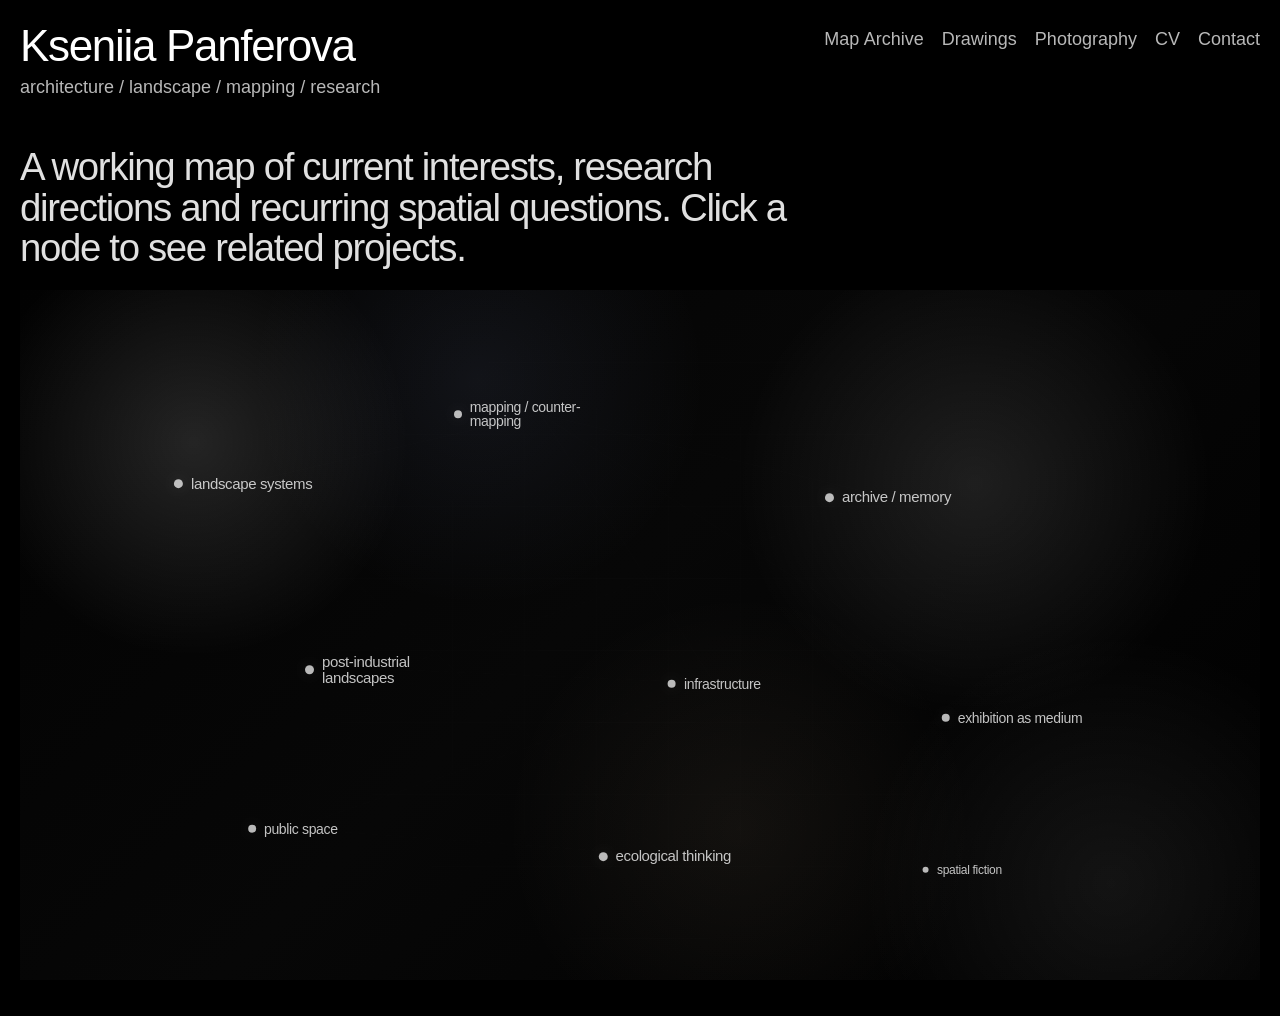
<file: index.html>
<!doctype html>
<html lang="en">
<head>
  <meta charset="utf-8">
  <meta name="viewport" content="width=device-width, initial-scale=1">
  <title>Kseniia Panferova</title>
  <link rel="stylesheet" href="style.css">
</head>

<body class="home-page">
  <header class="site-header">
    <div class="site-header-inner">
      <div class="site-brand">
        <h1 class="site-title"><a href="./">Kseniia Panferova</a></h1>
        <p class="site-subtitle">architecture / landscape / mapping / research</p>
      </div>

      <nav class="site-nav" aria-label="Main navigation">
        <div class="view-switcher" aria-label="Portfolio view">
          <a class="view-switcher-link is-active" href="./" aria-current="page">Map</a>
          <a class="view-switcher-link" href="archive/">Archive</a>
        </div>

        <a href="drawings.html">Drawings</a>
        <a href="photography.html">Photography</a>
        <a href="cv.html">CV</a>
        <a href="contact.html">Contact</a>
      </nav>
    </div>
  </header>

  <main class="interest-page">
    <section class="interest-intro" aria-label="Introduction">
      <p>
        A working map of current interests, research directions and recurring spatial questions.
        Click a node to see related projects.
      </p>
    </section>

    <section class="interest-layout" aria-label="Interest graph">
      <div class="interest-graph" id="interest-graph">
        <svg class="graph-lines" id="graph-lines" viewBox="0 0 100 100" preserveAspectRatio="none" aria-hidden="true"></svg>
        <div class="graph-nodes" id="graph-nodes"></div>
      </div>

      <aside class="interest-panel" id="interest-panel" aria-live="polite">
        <p class="panel-empty">Choose a topic from the map.</p>
      </aside>
    </section>
  </main>

  <script src="projects.js"></script>
  <script src="interests.js"></script>
  <script src="graph.js"></script>
</body>
</html>
</file>
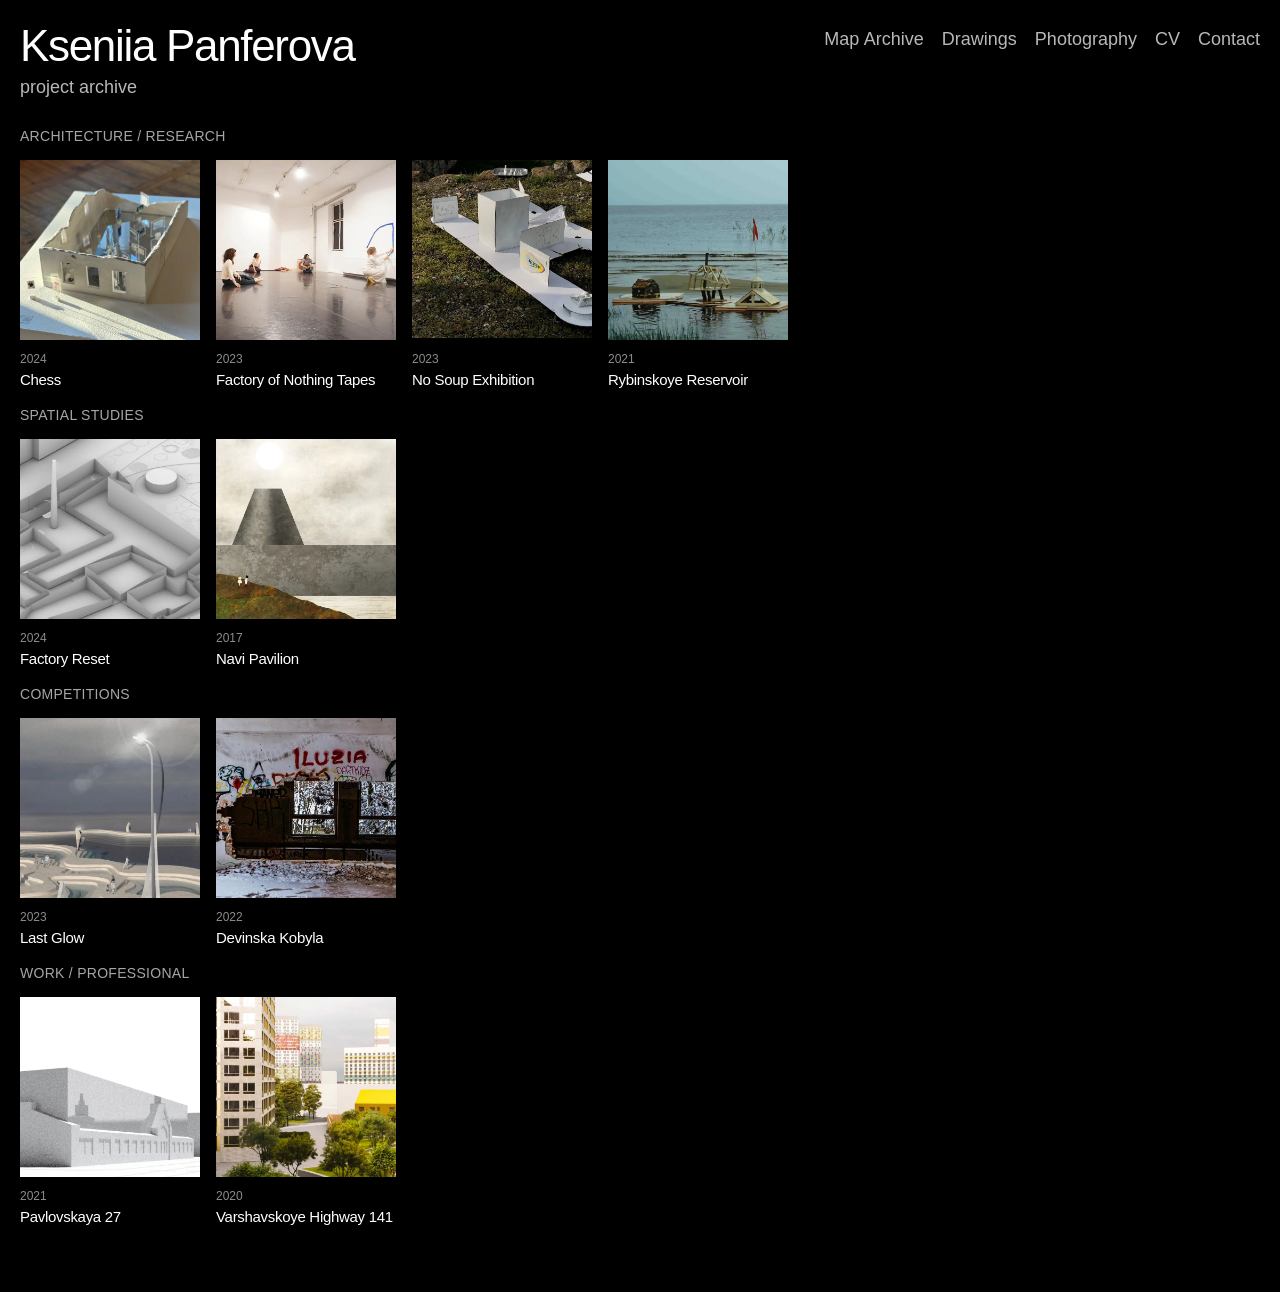
<file: archive/index.html>
<!doctype html>
<html lang="en">
<head>
  <meta charset="utf-8">
  <meta name="viewport" content="width=device-width, initial-scale=1">
  <title>Archive — Kseniia Panferova</title>
  <link rel="stylesheet" href="../style.css">
</head>

<body class="archive-page">
  <header class="site-header">
    <div class="site-header-inner">
      <div class="site-brand">
        <h1 class="site-title"><a href="../">Kseniia Panferova</a></h1>
        <p class="site-subtitle">project archive</p>
      </div>

      <nav class="site-nav" aria-label="Main navigation">
        <div class="view-switcher" aria-label="Portfolio view">
          <a class="view-switcher-link" href="../">Map</a>
          <a class="view-switcher-link is-active" href="./" aria-current="page">Archive</a>
        </div>

        <a href="../drawings.html">Drawings</a>
        <a href="../photography.html">Photography</a>
        <a href="../cv.html">CV</a>
        <a href="../contact.html">Contact</a>
      </nav>
    </div>
  </header>

  <main class="projects-root" id="projects-root" aria-label="Project archive"></main>

  <script src="../projects.js"></script>
  <script src="../archive.js"></script>
</body>
</html>
</file>
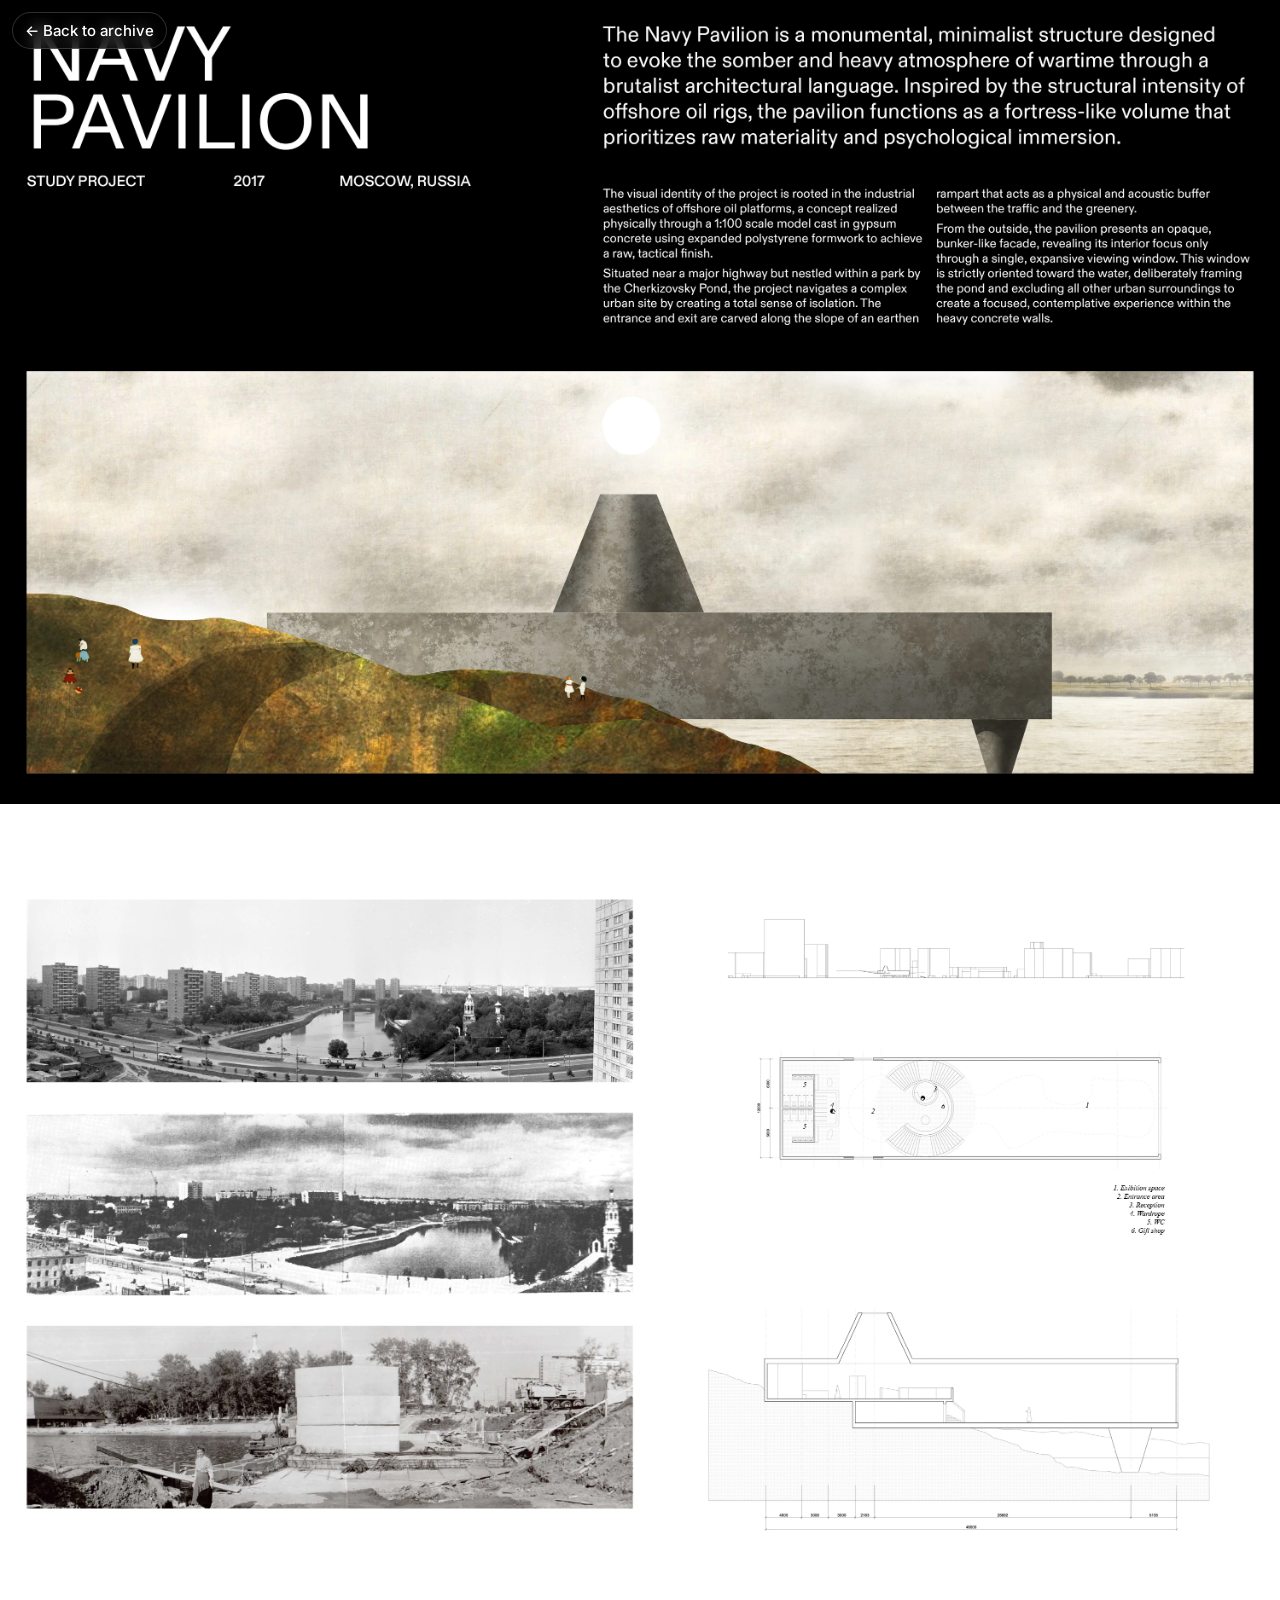
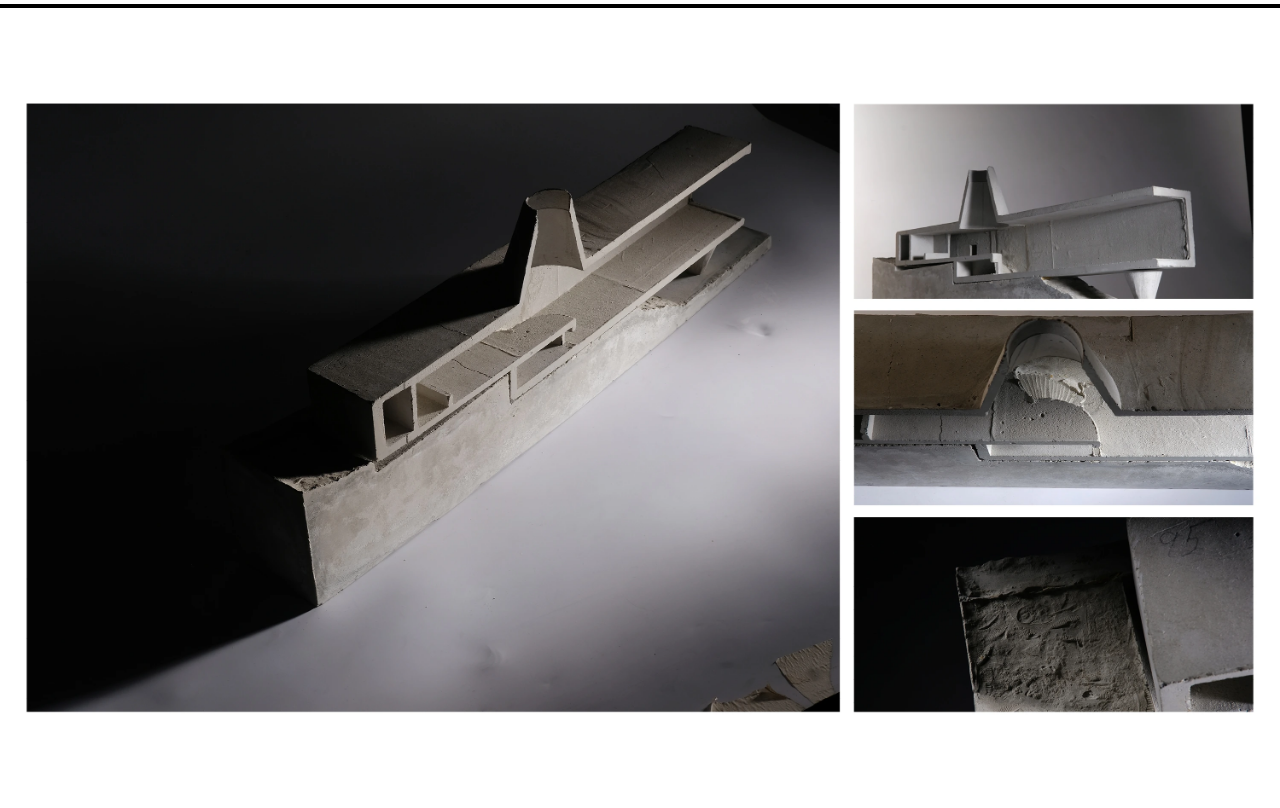
<file: projects/2017_S_Navi_Pavilion/index.html>
<!DOCTYPE html>
<html lang="ru">
<head>
  <meta charset="UTF-8" />
  <meta name="viewport" content="width=device-width, initial-scale=1.0" />
  <title>Project One</title>

  <link rel="preconnect" href="https://fonts.googleapis.com">
  <link rel="preconnect" href="https://fonts.gstatic.com" crossorigin>
  <link href="https://fonts.googleapis.com/css2?family=Inter:wght@100..900&display=swap" rel="stylesheet">

  <link rel="stylesheet" href="../../style.css" />
</head>
<body>
  <header class="project-header">
    <a class="back-link" href="../../">← Back</a>
  </header>

  <main class="project-page">
    <section class="project-images">
      <img src="./01.webp" alt="">
      <img src="./02.webp" alt="">
      <img src="./03.webp" alt="">
    </section>
  </main>
<script src="../../project-back.js"></script>
</body>
</html>
</file>
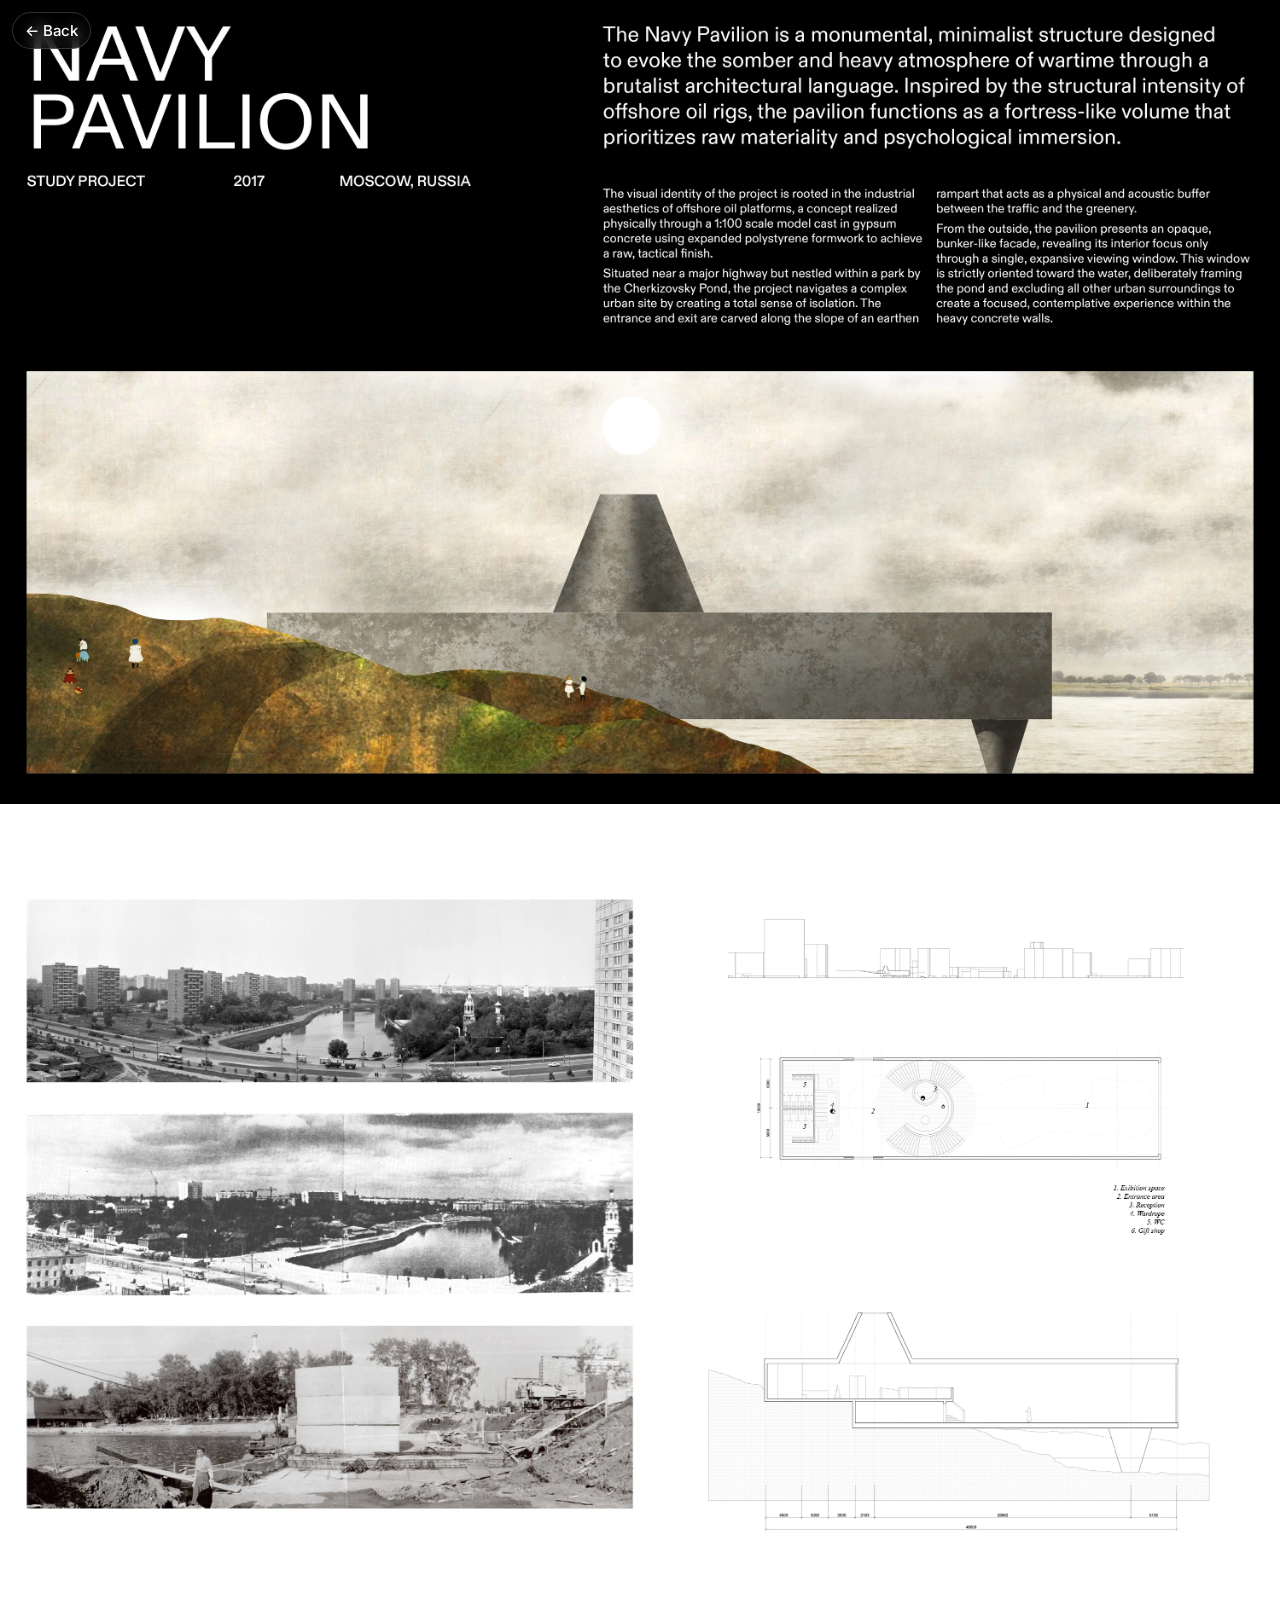
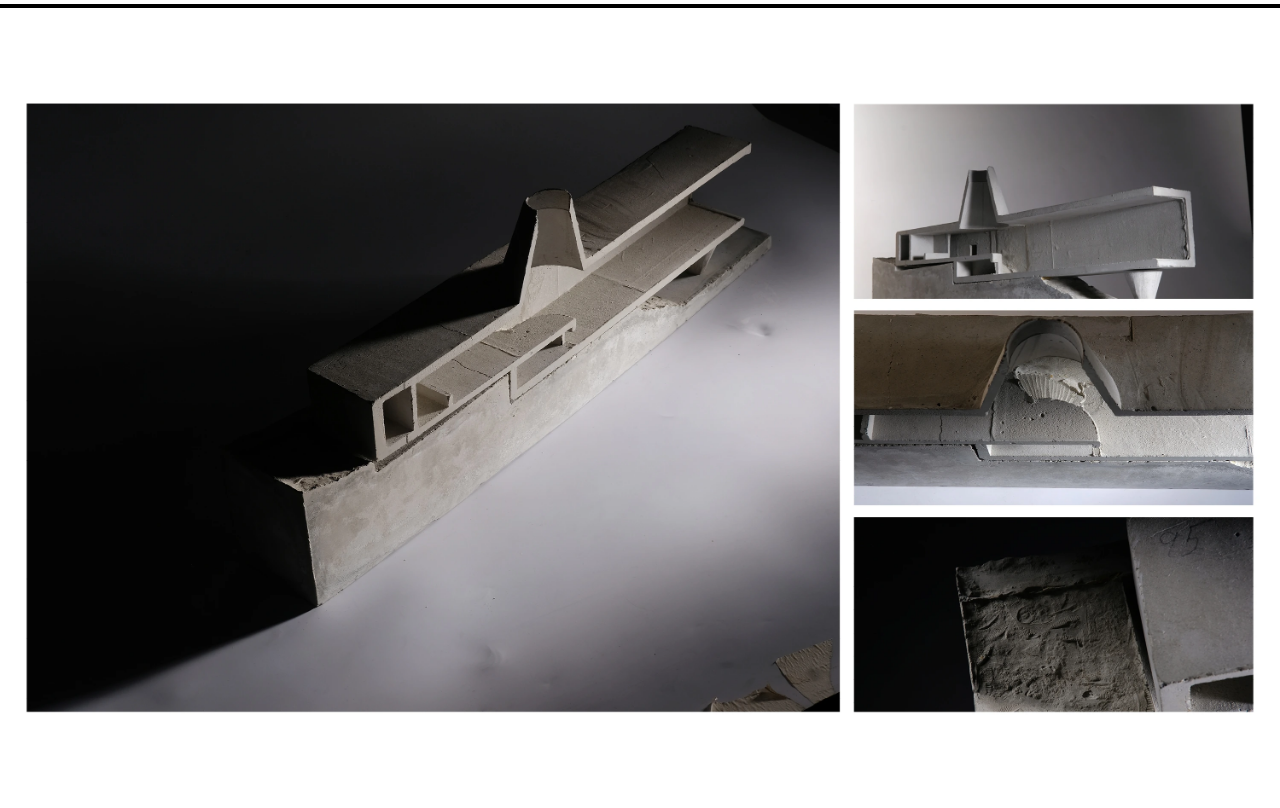
<file: projects/2018_S_Navi_Pavilion/index.html>
<!DOCTYPE html>
<html lang="ru">
<head>
  <meta charset="UTF-8" />
  <meta name="viewport" content="width=device-width, initial-scale=1.0" />
  <title>Project One</title>

  <link rel="preconnect" href="https://fonts.googleapis.com">
  <link rel="preconnect" href="https://fonts.gstatic.com" crossorigin>
  <link href="https://fonts.googleapis.com/css2?family=Inter:wght@100..900&display=swap" rel="stylesheet">

  <link rel="stylesheet" href="../../style.css" />
</head>
<body>
  <header class="project-header">
    <a class="back-link" href="../../">← Back</a>
  </header>

  <main class="project-page">
    <section class="project-images">
      <img src="./01.webp" alt="">
      <img src="./02.webp" alt="">
      <img src="./03.webp" alt="">
    </section>
  </main>
</body>
</html>
</file>
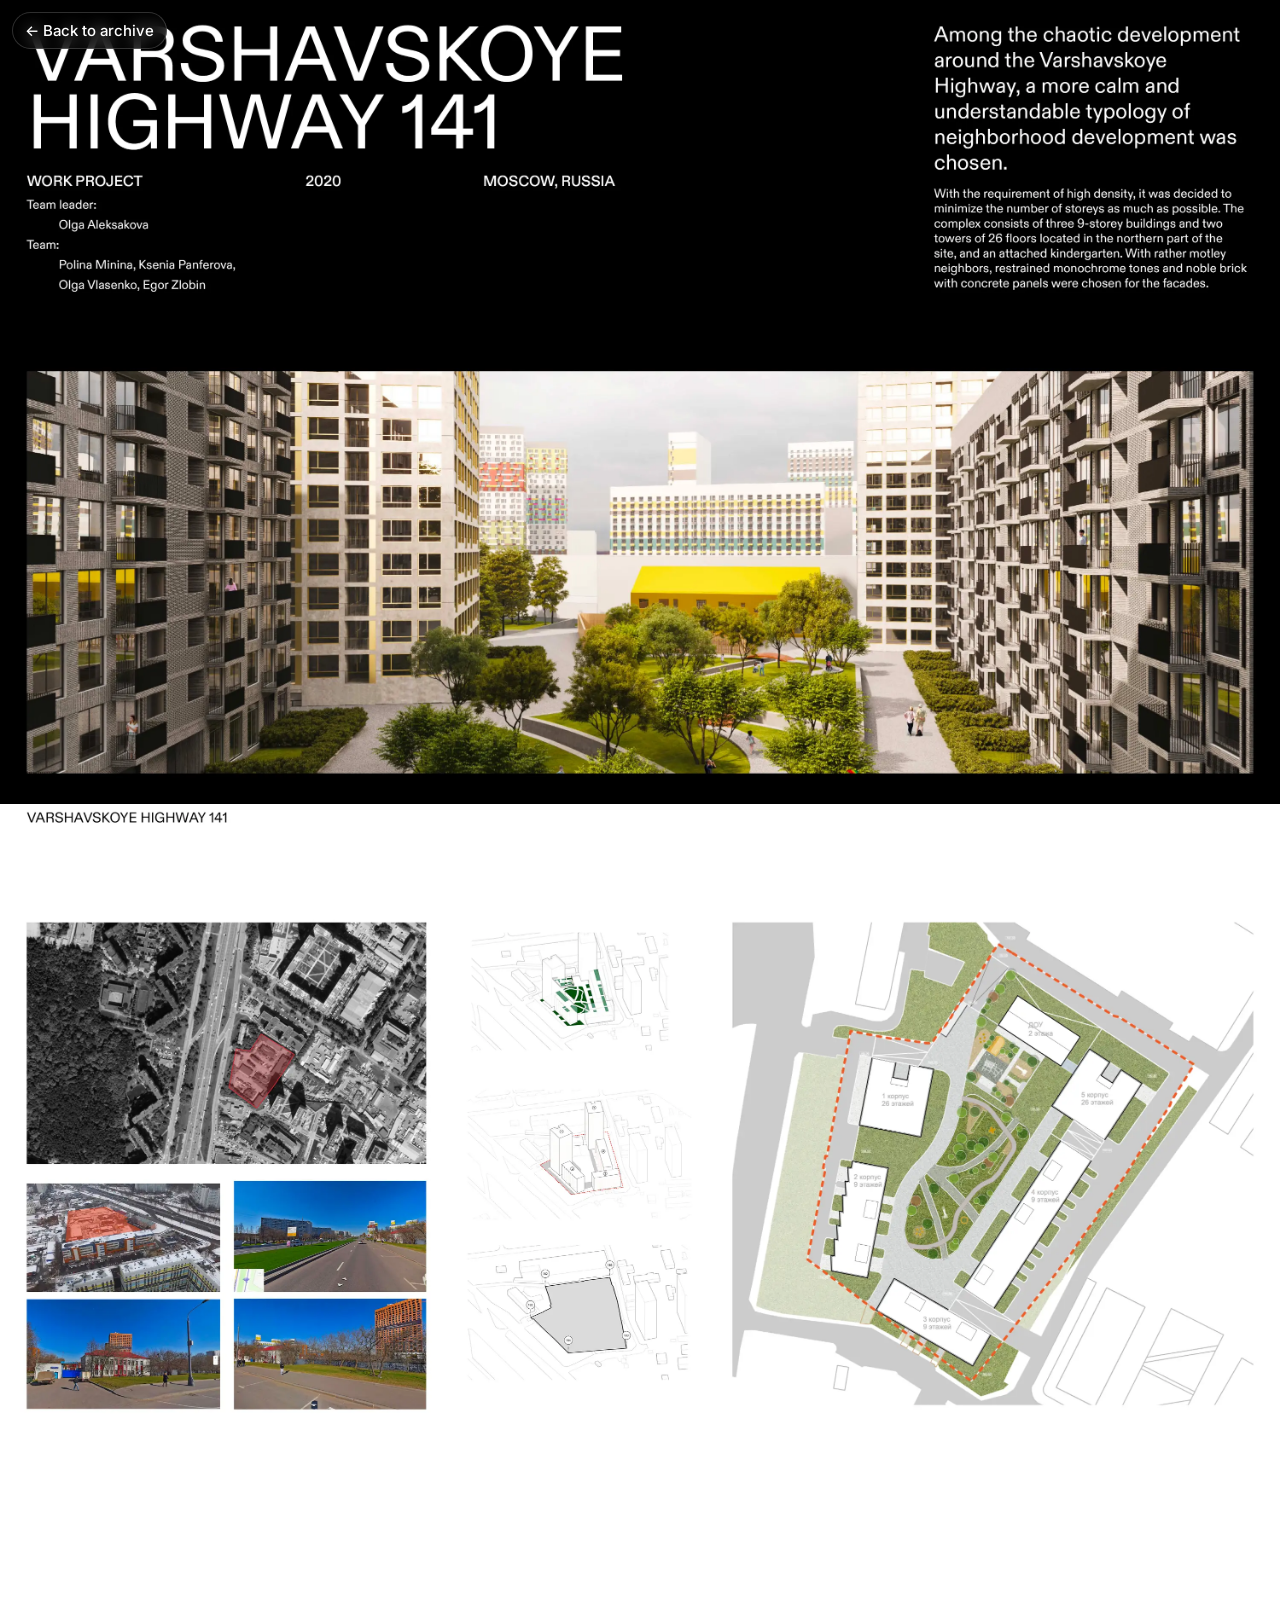
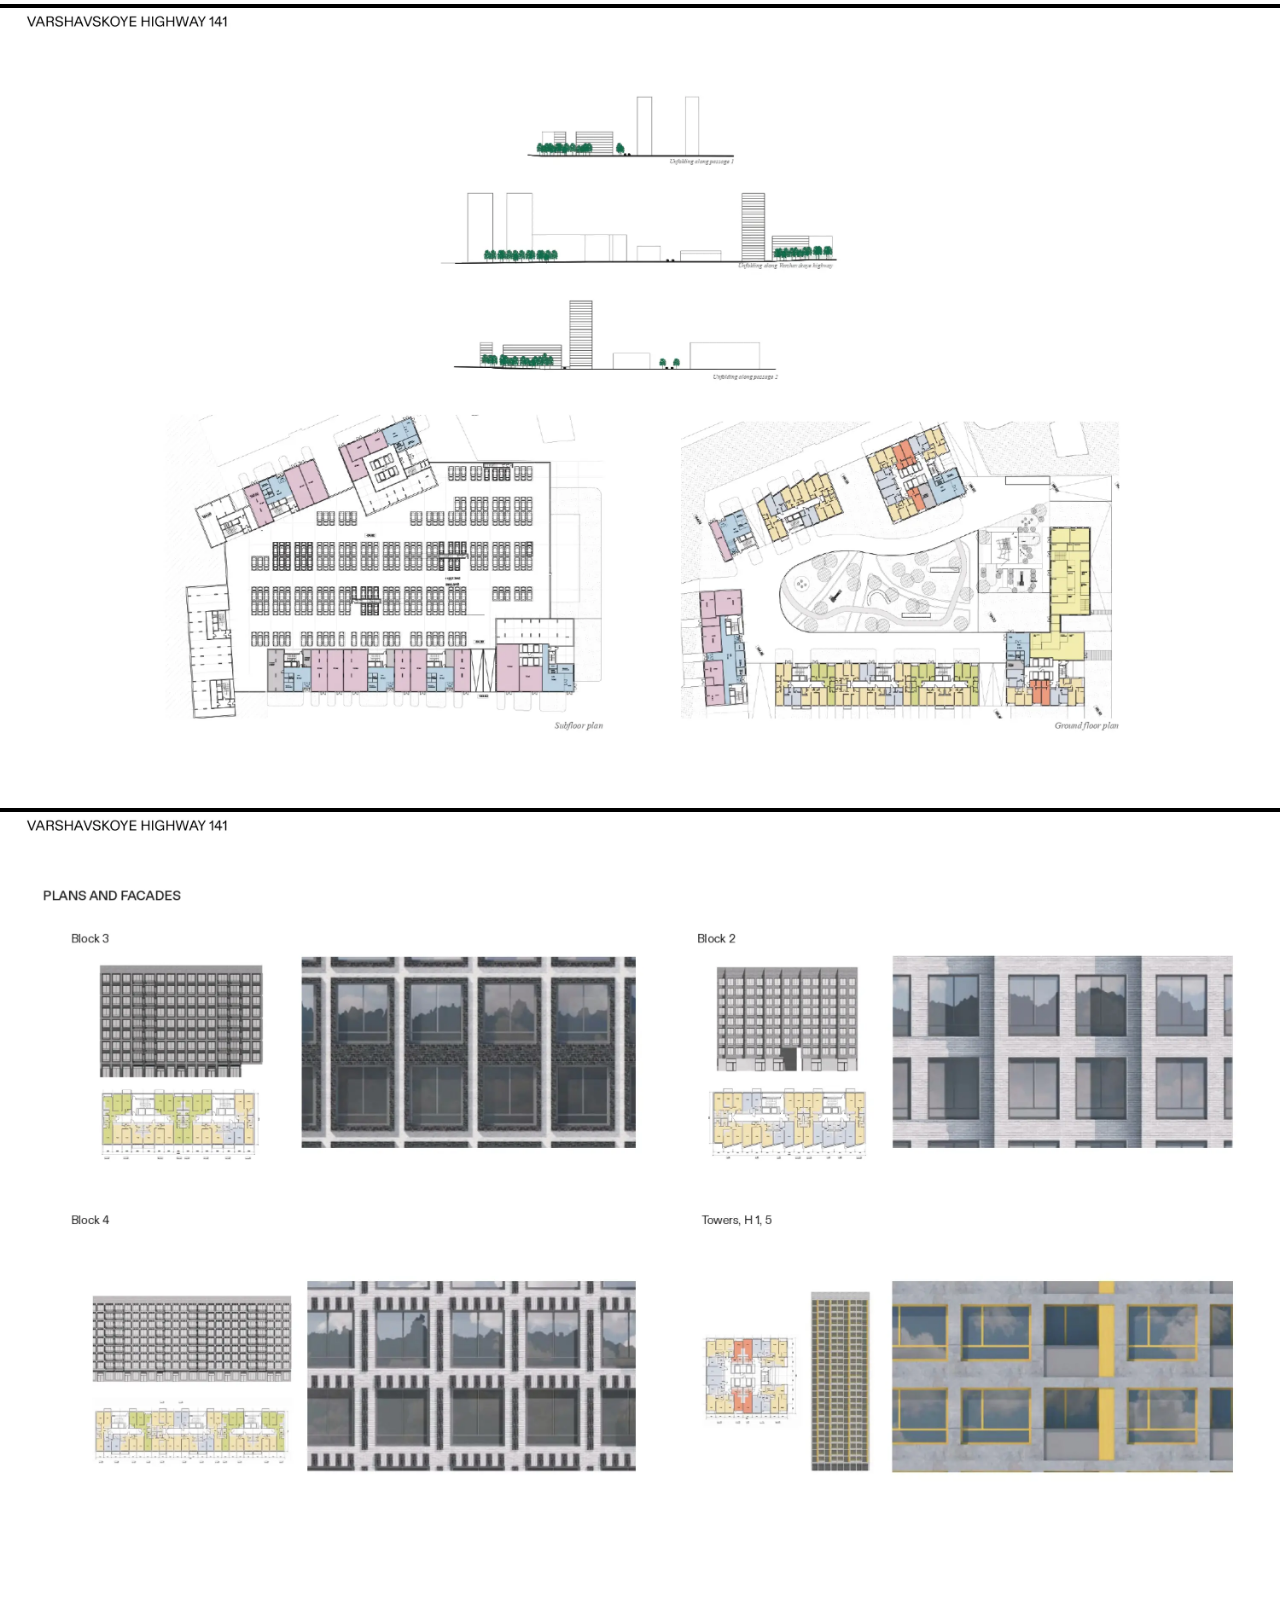
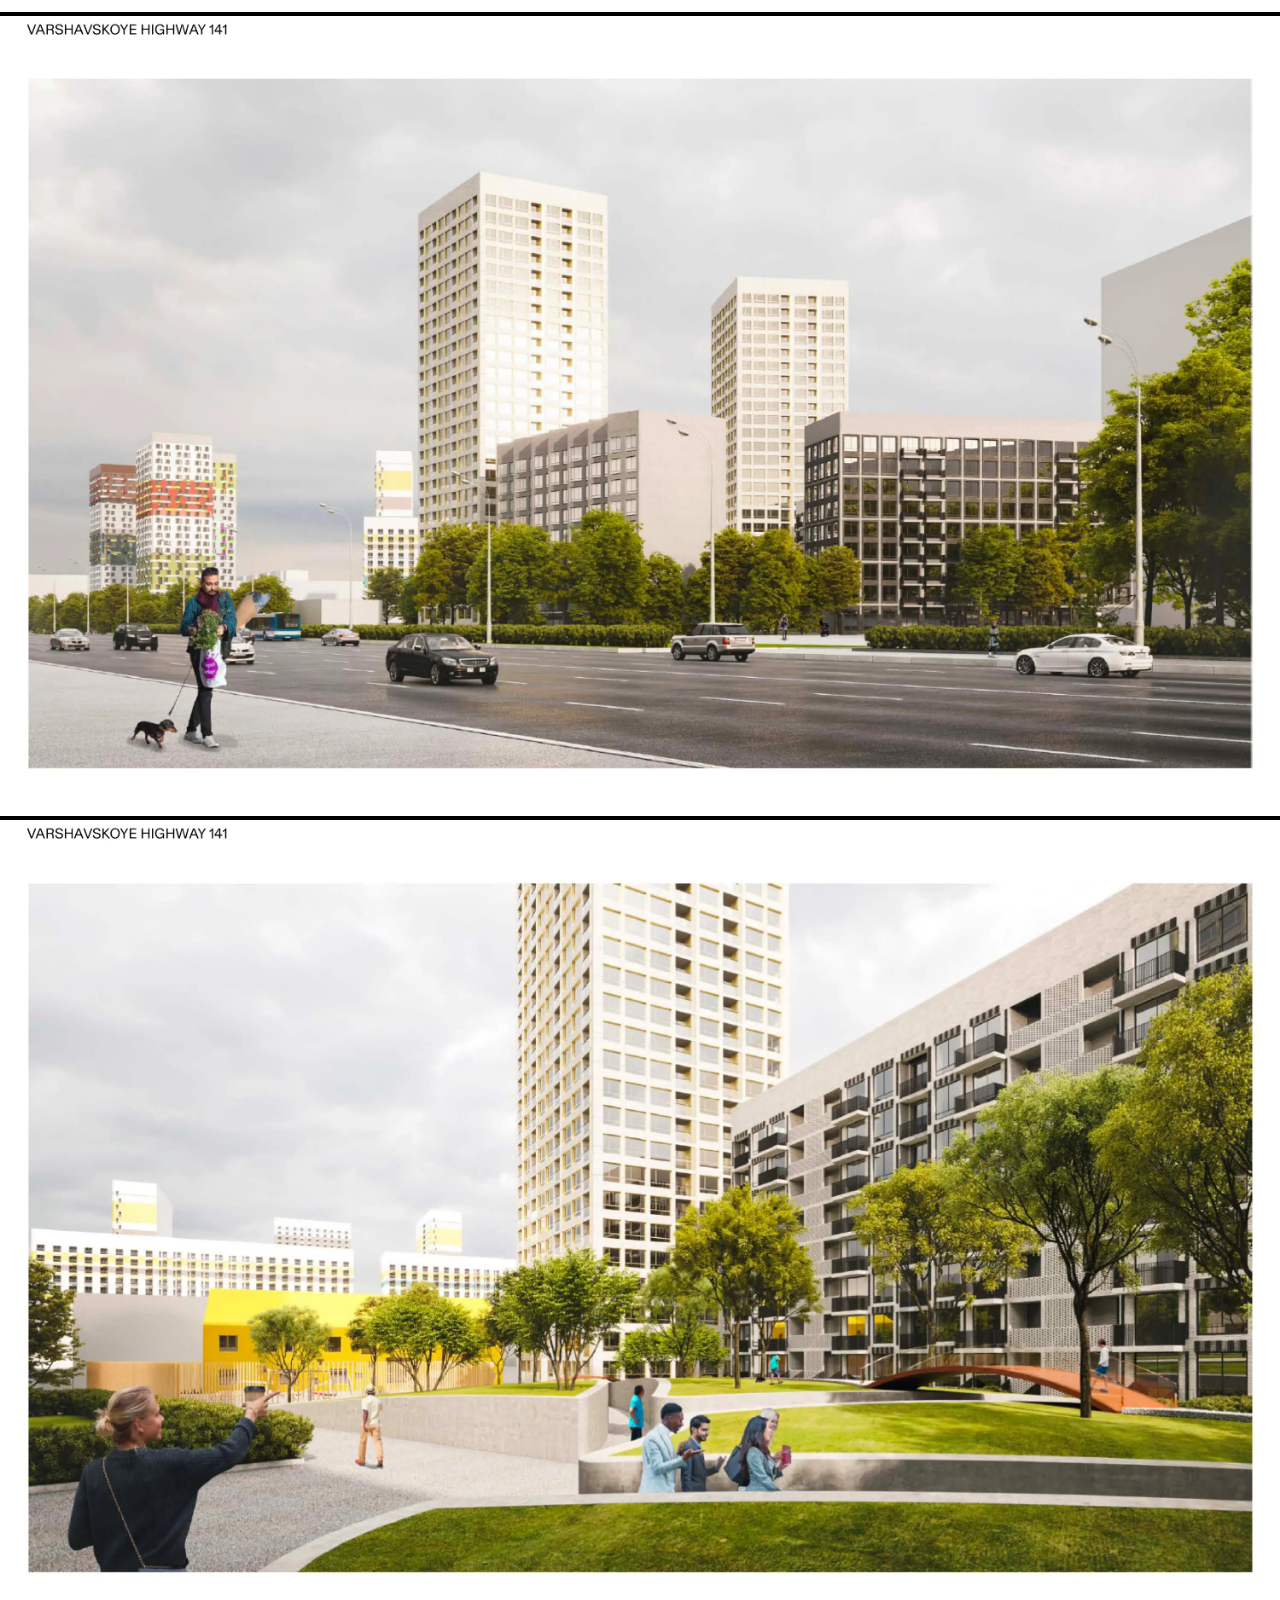
<file: projects/2020_W_Varshavskoye_Highway_141/index.html>
<!DOCTYPE html>
<html lang="ru">
<head>
  <meta charset="UTF-8" />
  <meta name="viewport" content="width=device-width, initial-scale=1.0" />
  <title>Project One</title>

  <link rel="preconnect" href="https://fonts.googleapis.com">
  <link rel="preconnect" href="https://fonts.gstatic.com" crossorigin>
  <link href="https://fonts.googleapis.com/css2?family=Inter:wght@100..900&display=swap" rel="stylesheet">

  <link rel="stylesheet" href="../../style.css" />
</head>
<body>
  <header class="project-header">
    <a class="back-link" href="../../">← Back</a>
  </header>

  <main class="project-page">
    <section class="project-images">
      <img src="./01.webp" alt="">
      <img src="./02.webp" alt="">
      <img src="./03.webp" alt="">
      <img src="./04.webp" alt="">
      <img src="./05.webp" alt="">
      <img src="./06.webp" alt="">
    </section>
  </main>
<script src="../../project-back.js"></script>
</body>
</html>
</file>
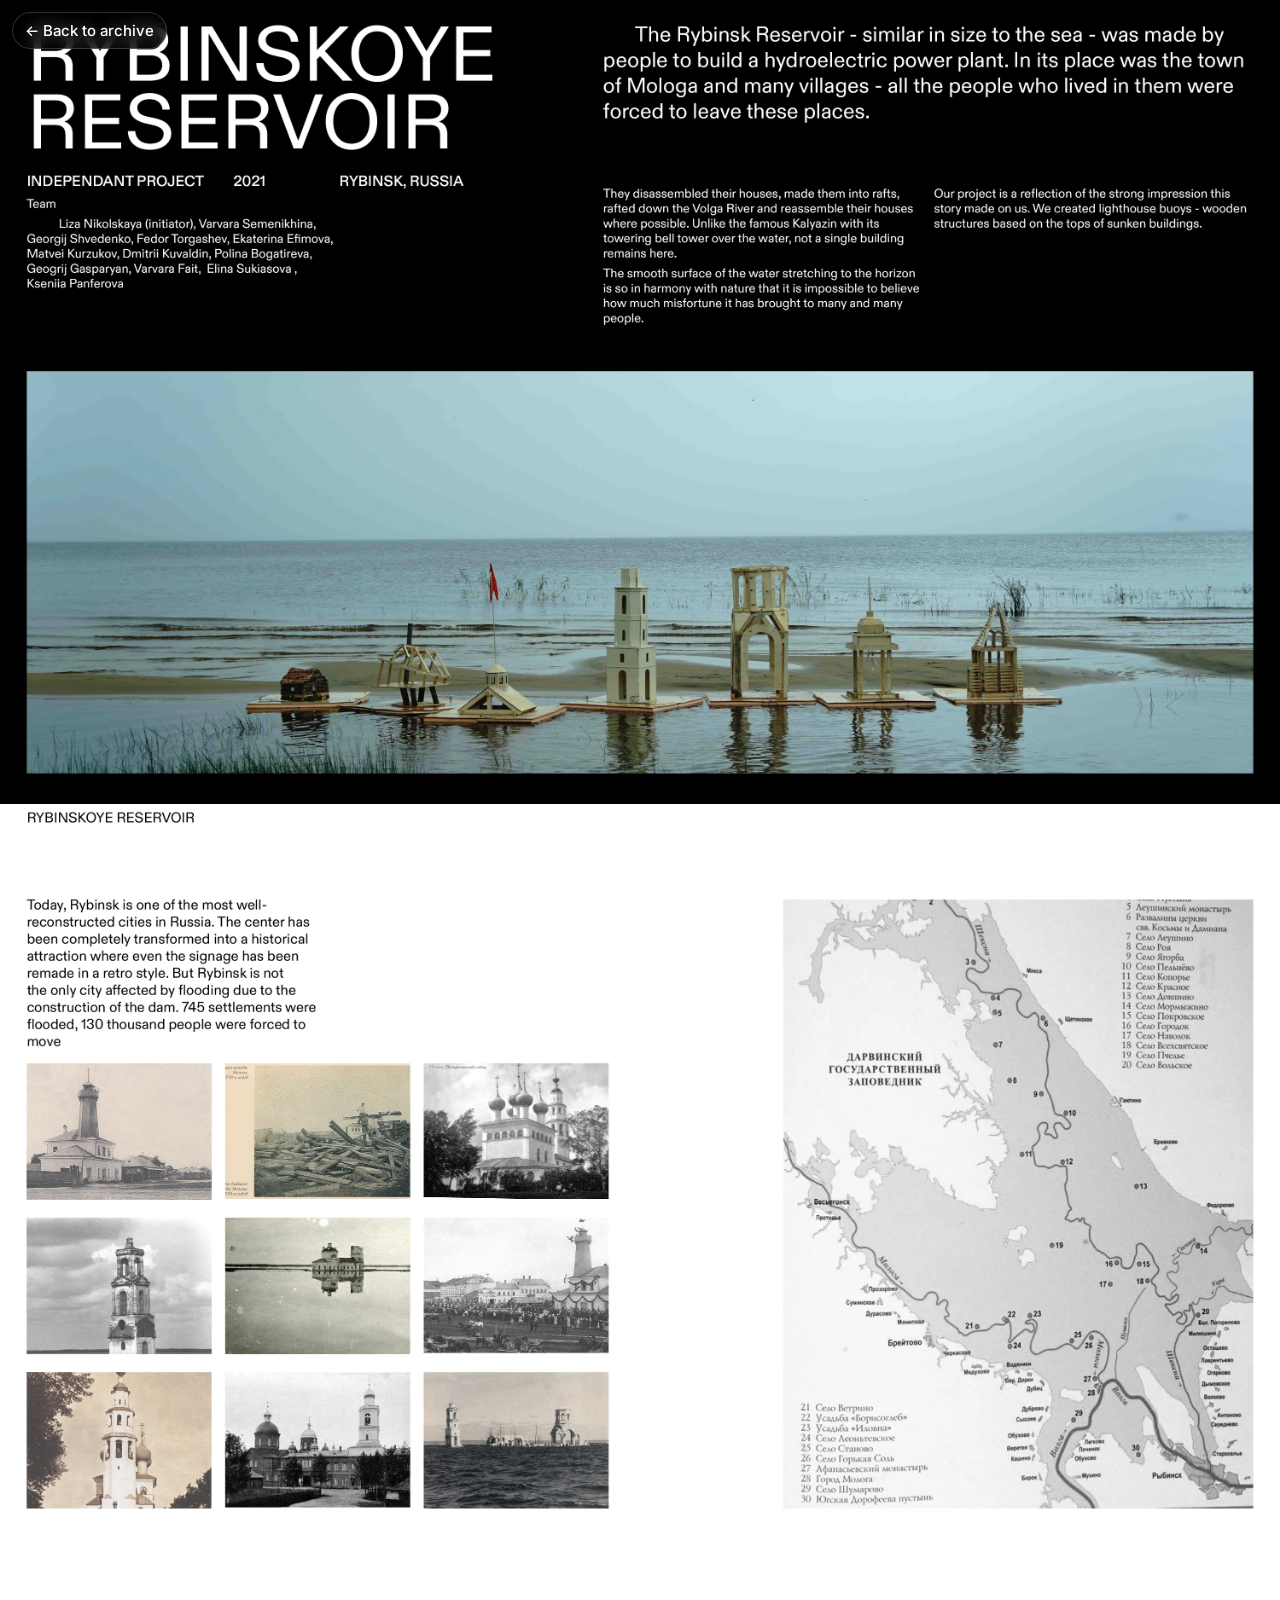
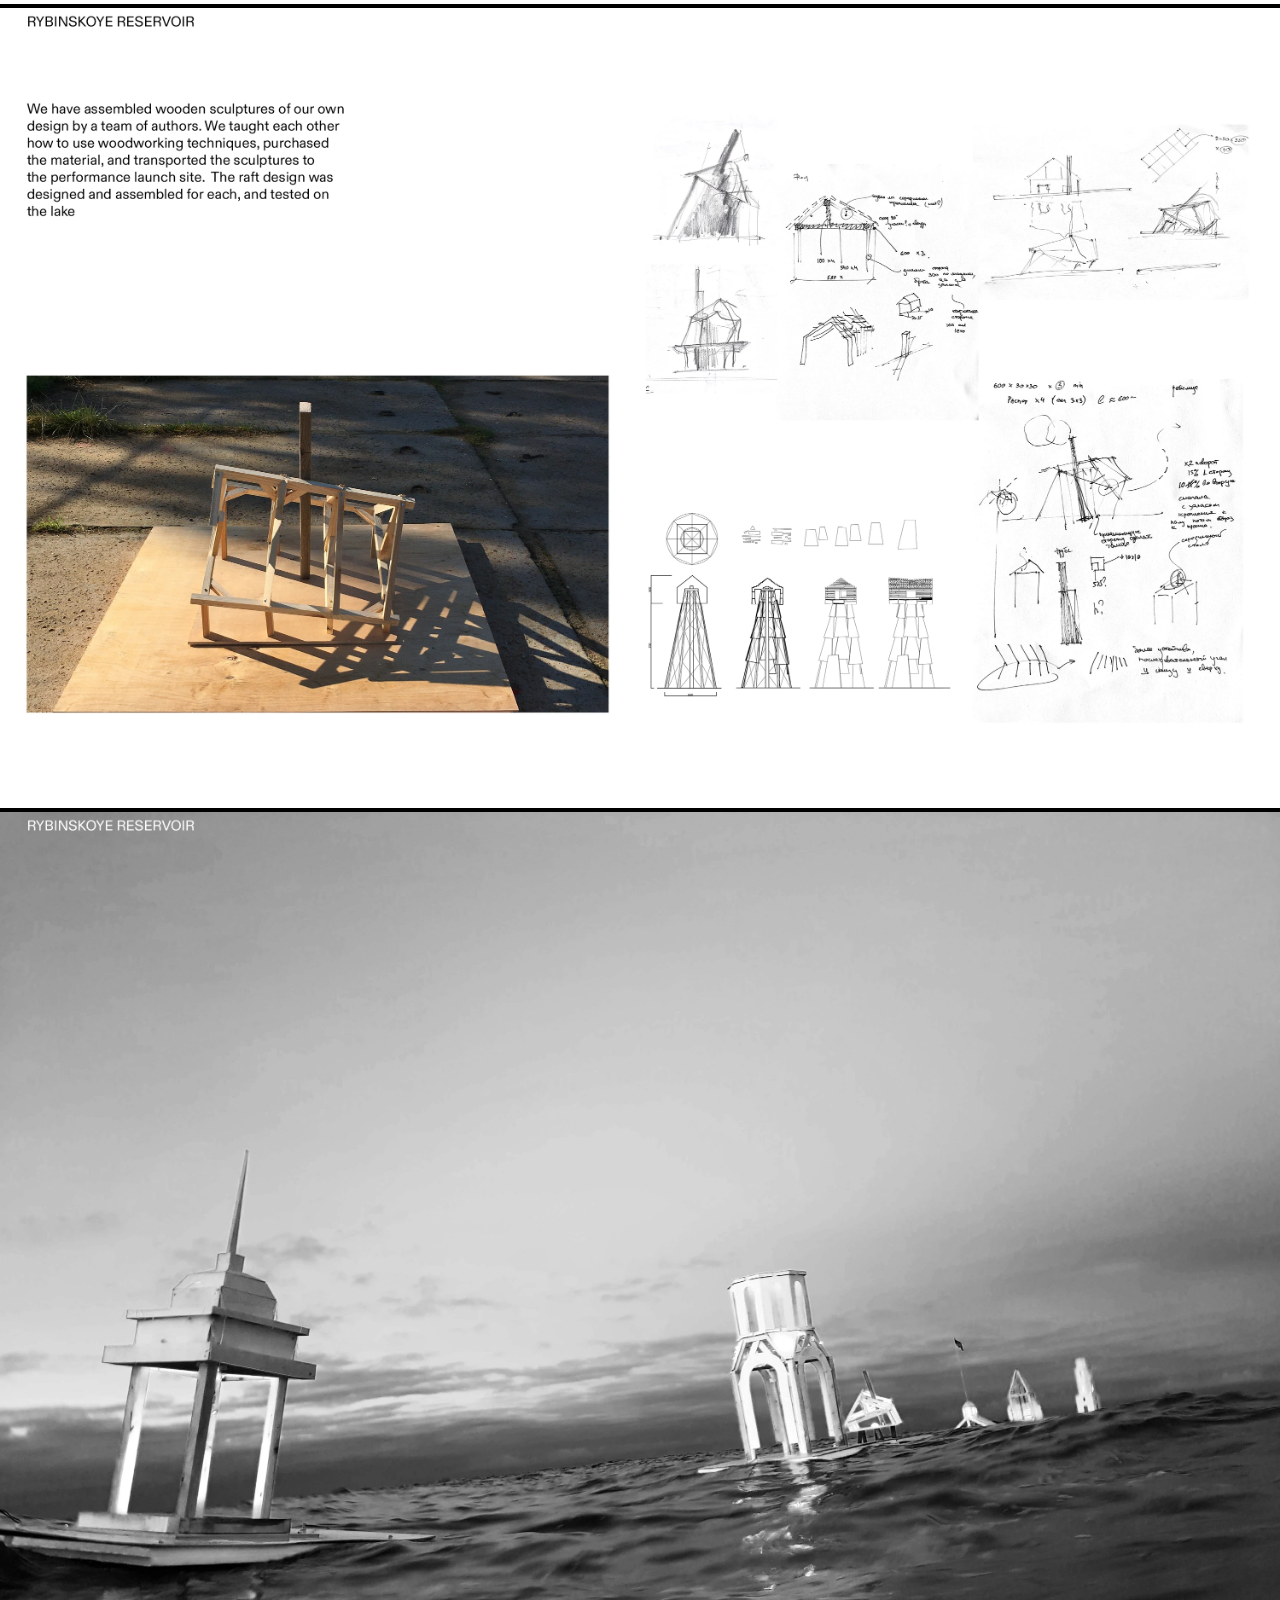
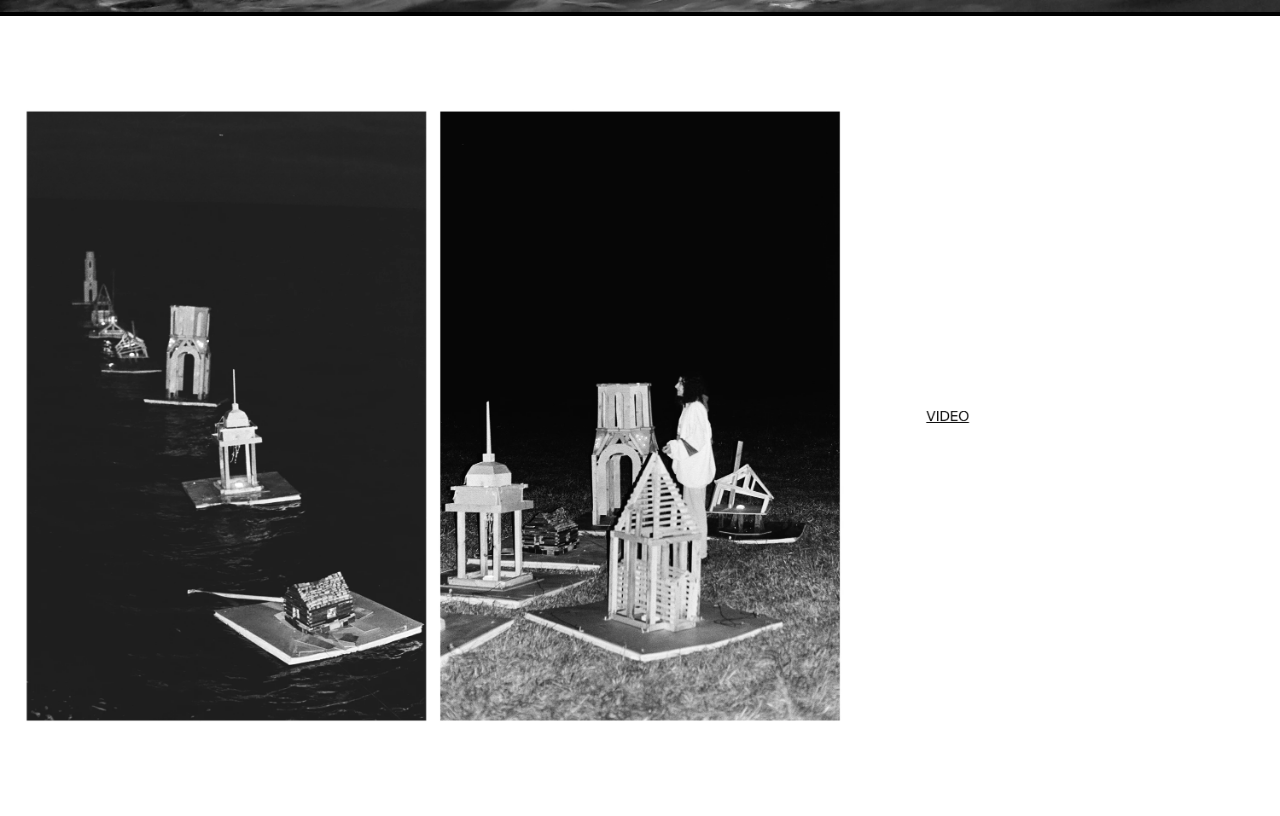
<file: projects/2021_A_Rybinskoye Reservoir/index.html>
<!DOCTYPE html>
<html lang="ru">
<head>
  <meta charset="UTF-8" />
  <meta name="viewport" content="width=device-width, initial-scale=1.0" />
  <title>Project One</title>

  <link rel="preconnect" href="https://fonts.googleapis.com">
  <link rel="preconnect" href="https://fonts.gstatic.com" crossorigin>
  <link href="https://fonts.googleapis.com/css2?family=Inter:wght@100..900&display=swap" rel="stylesheet">

  <link rel="stylesheet" href="../../style.css" />
</head>
<body>
  <header class="project-header">
    <a class="back-link" href="../../">← Back</a>
  </header>

  <main class="project-page">
    <section class="project-images">
      <img src="./01.webp" alt="">
      <img src="./02.webp" alt="">
      <img src="./03.webp" alt="">
      <img src="./04.webp" alt="">
      <img src="./05.webp" alt="">
    </section>
  </main>
<script src="../../project-back.js"></script>
</body>
</html>
</file>
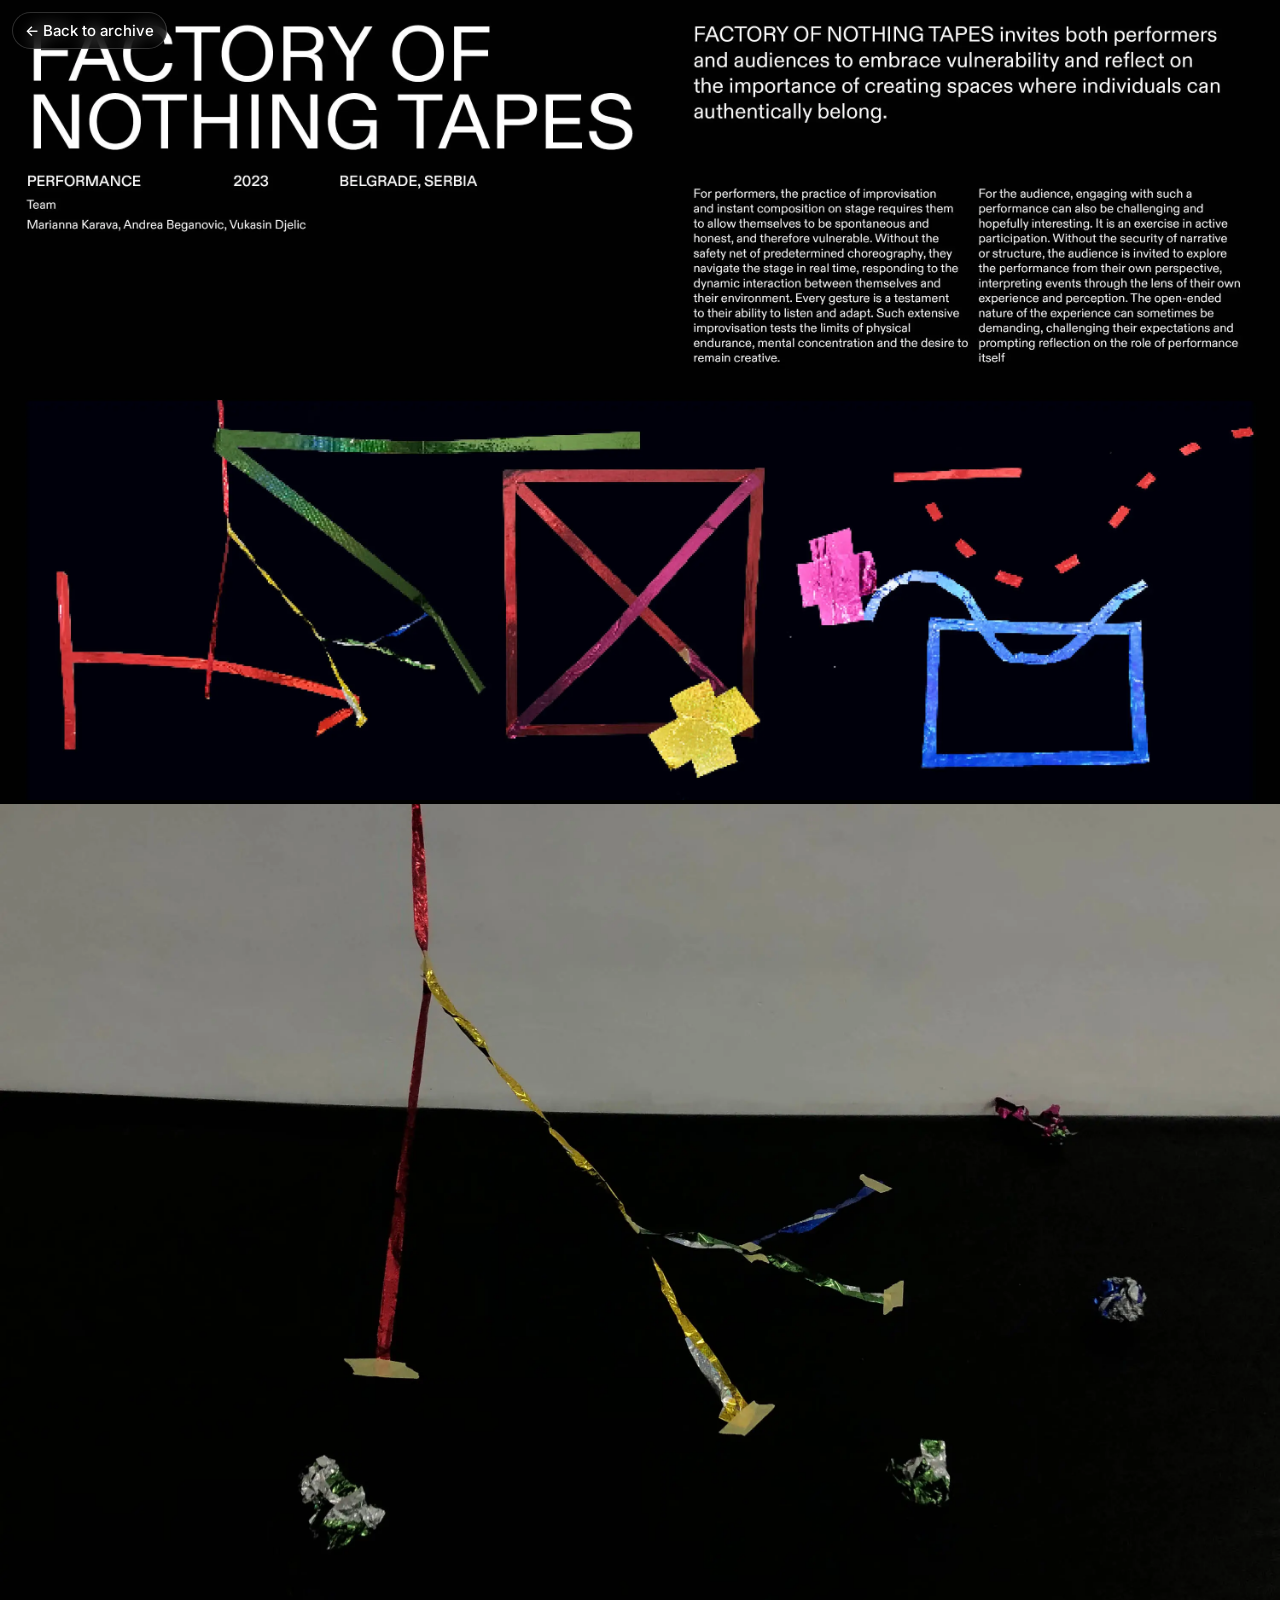
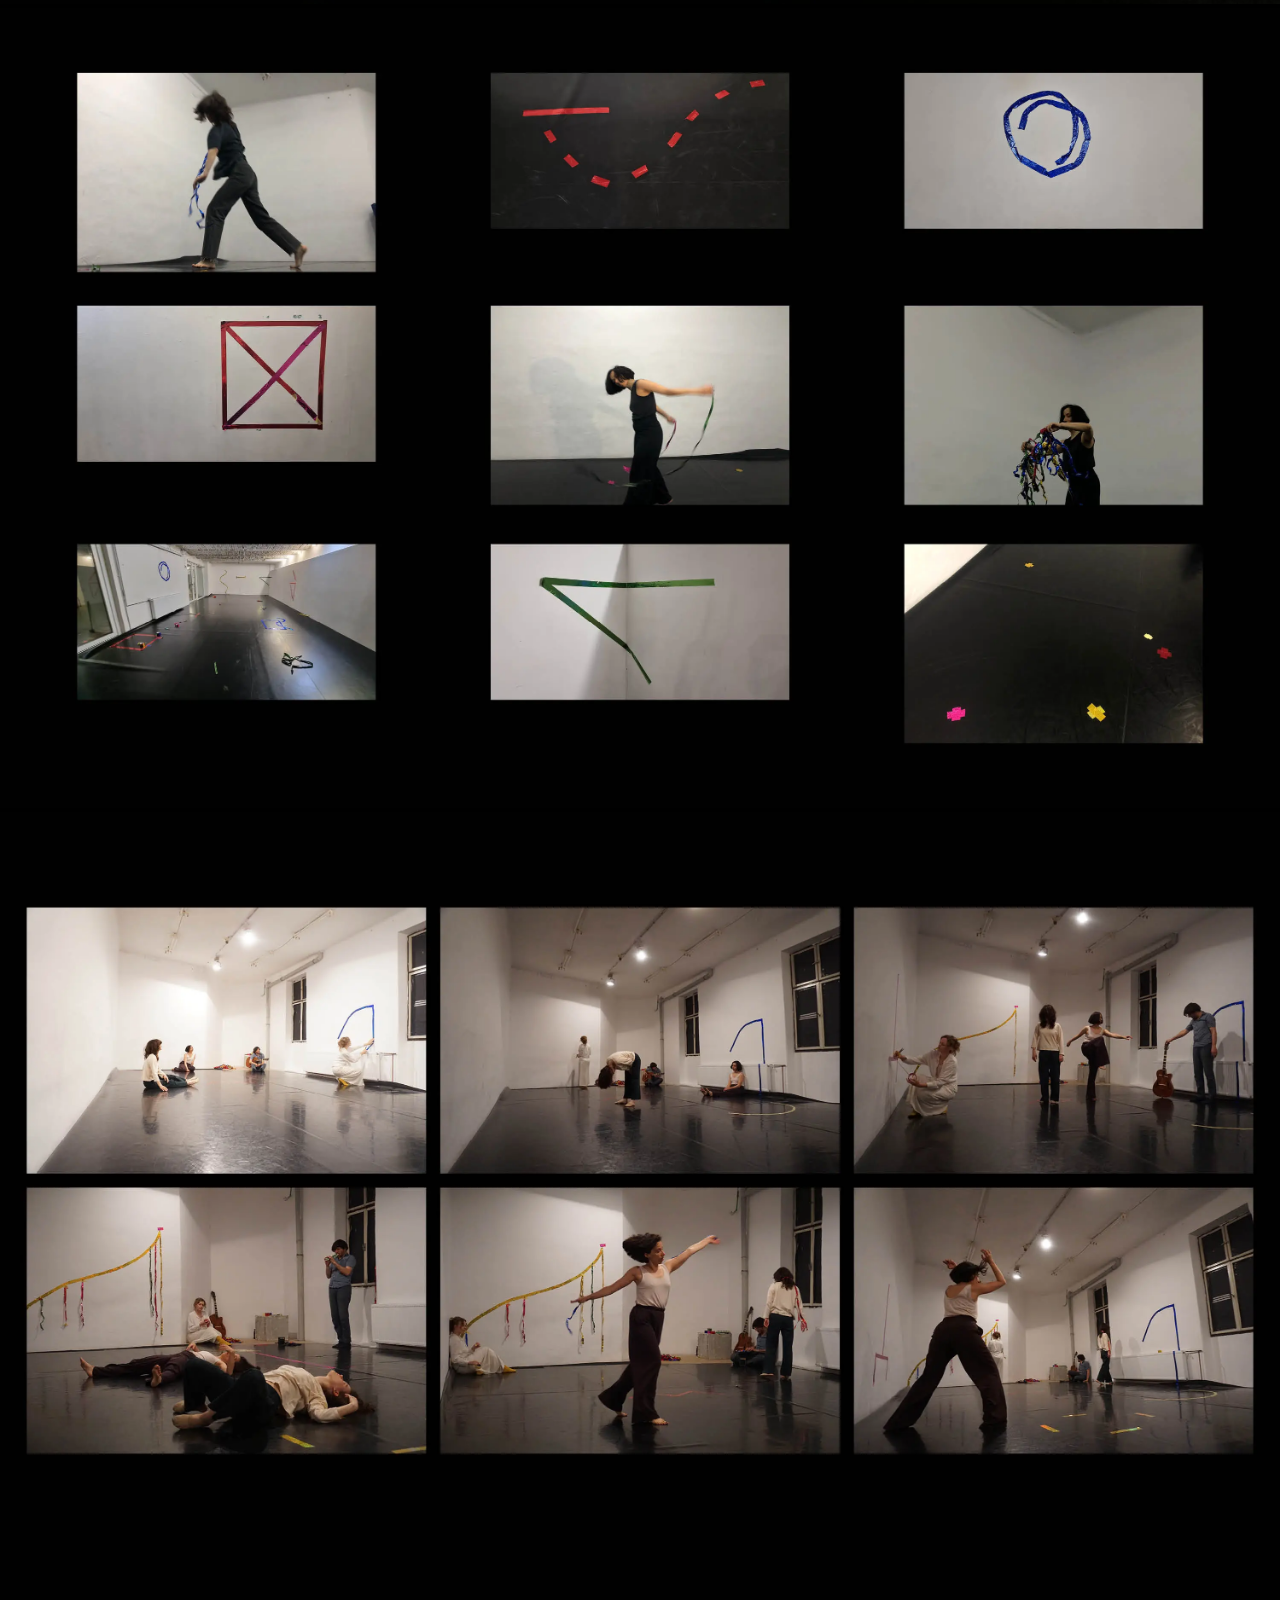
<file: projects/2023_A_Factory_of_Nothing_Tapes/index.html>
<!DOCTYPE html>
<html lang="ru">
<head>
  <meta charset="UTF-8" />
  <meta name="viewport" content="width=device-width, initial-scale=1.0" />
  <title>Project One</title>

  <link rel="preconnect" href="https://fonts.googleapis.com">
  <link rel="preconnect" href="https://fonts.gstatic.com" crossorigin>
  <link href="https://fonts.googleapis.com/css2?family=Inter:wght@100..900&display=swap" rel="stylesheet">

  <link rel="stylesheet" href="../../style.css" />
</head>
<body>
  <header class="project-header">
    <a class="back-link" href="../../">← Back</a>
  </header>

  <main class="project-page">
    <section class="project-images">
      <img src="./01.webp" alt="">
      <img src="./02.webp" alt="">
      <img src="./03.webp" alt="">
      <img src="./04.webp" alt="">
    </section>
  </main>
<script src="../../project-back.js"></script>
</body>
</html>
</file>
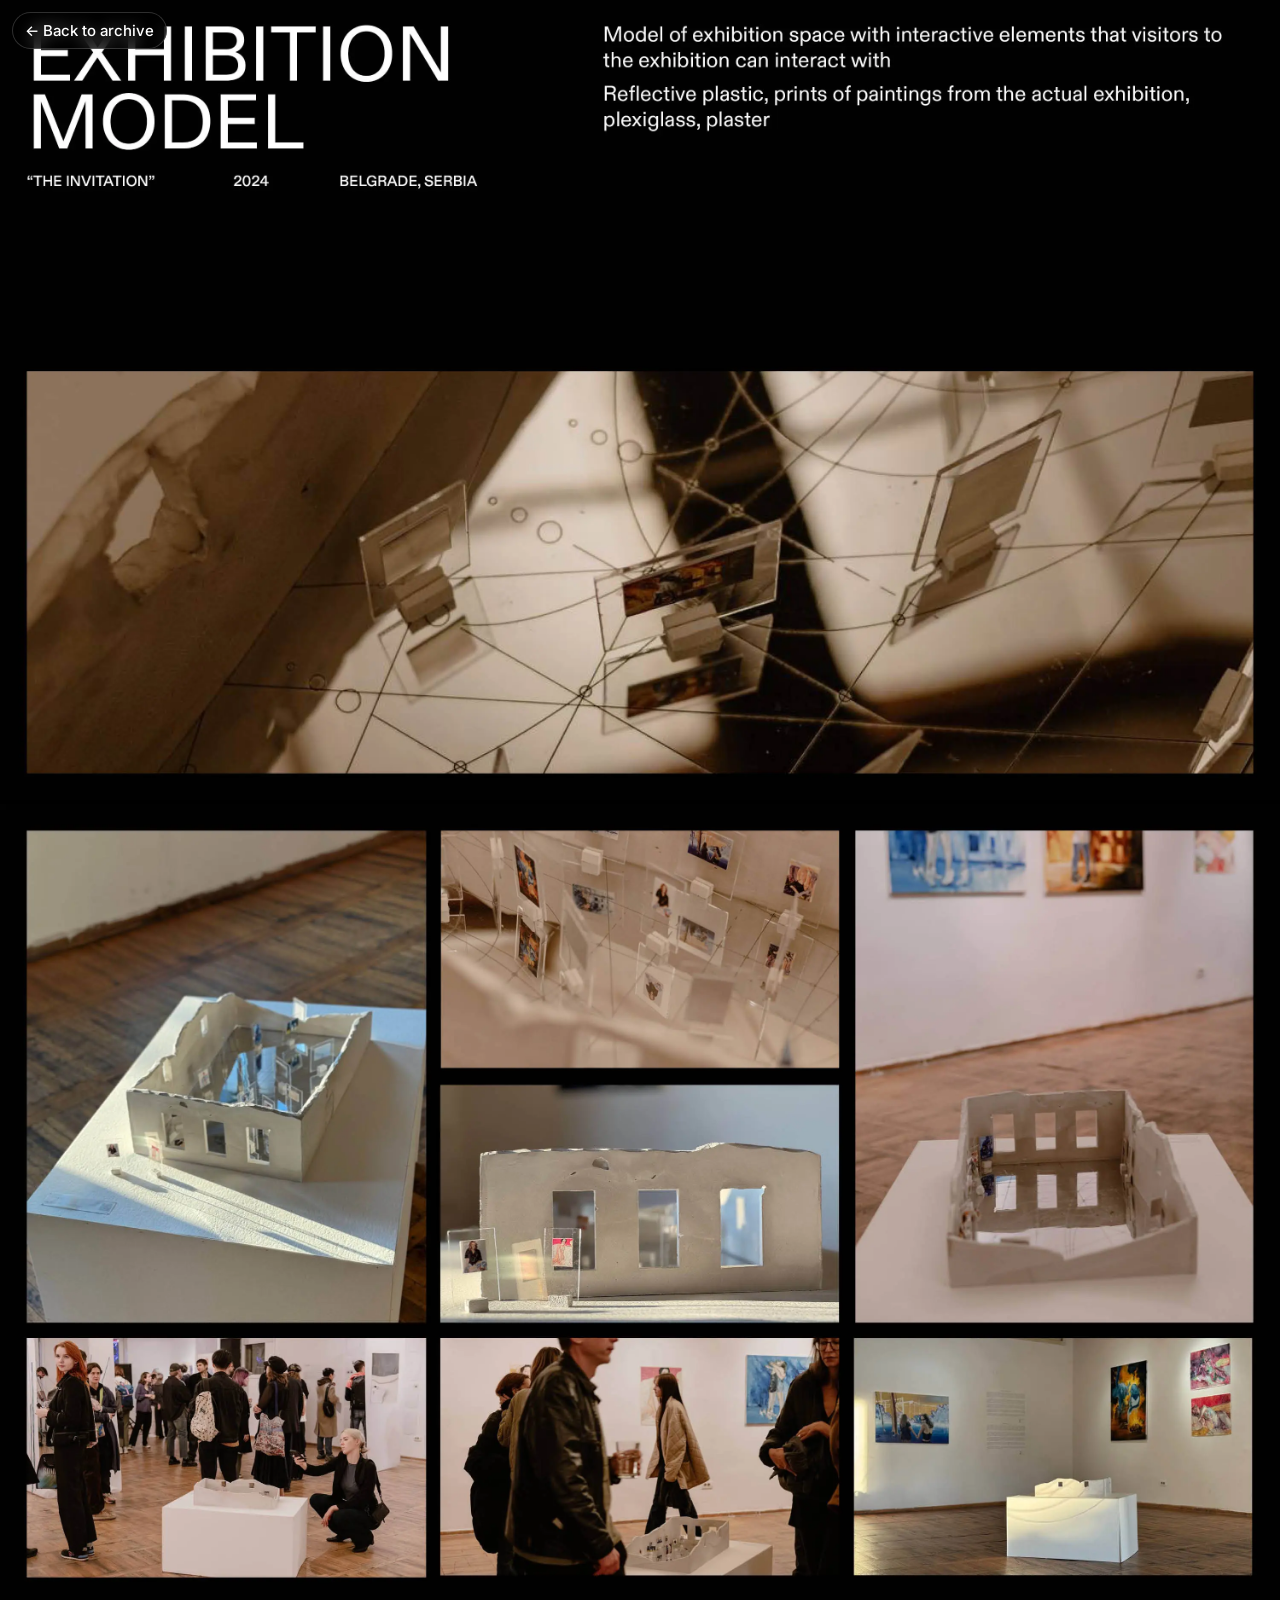
<file: projects/2024_A_Exhibition_Model/index.html>
<!DOCTYPE html>
<html lang="ru">
<head>
  <meta charset="UTF-8" />
  <meta name="viewport" content="width=device-width, initial-scale=1.0" />
  <title>Project One</title>

  <link rel="preconnect" href="https://fonts.googleapis.com">
  <link rel="preconnect" href="https://fonts.gstatic.com" crossorigin>
  <link href="https://fonts.googleapis.com/css2?family=Inter:wght@100..900&display=swap" rel="stylesheet">

  <link rel="stylesheet" href="../../style.css" />
</head>
<body>
  <header class="project-header">
    <a class="back-link" href="../../">← Back</a>
  </header>

  <main class="project-page">
    <section class="project-images">
      <img src="./01.webp" alt="">
      <img src="./02.webp" alt="">
    </section>
  </main>
<script src="../../project-back.js"></script>
</body>
</html>
</file>
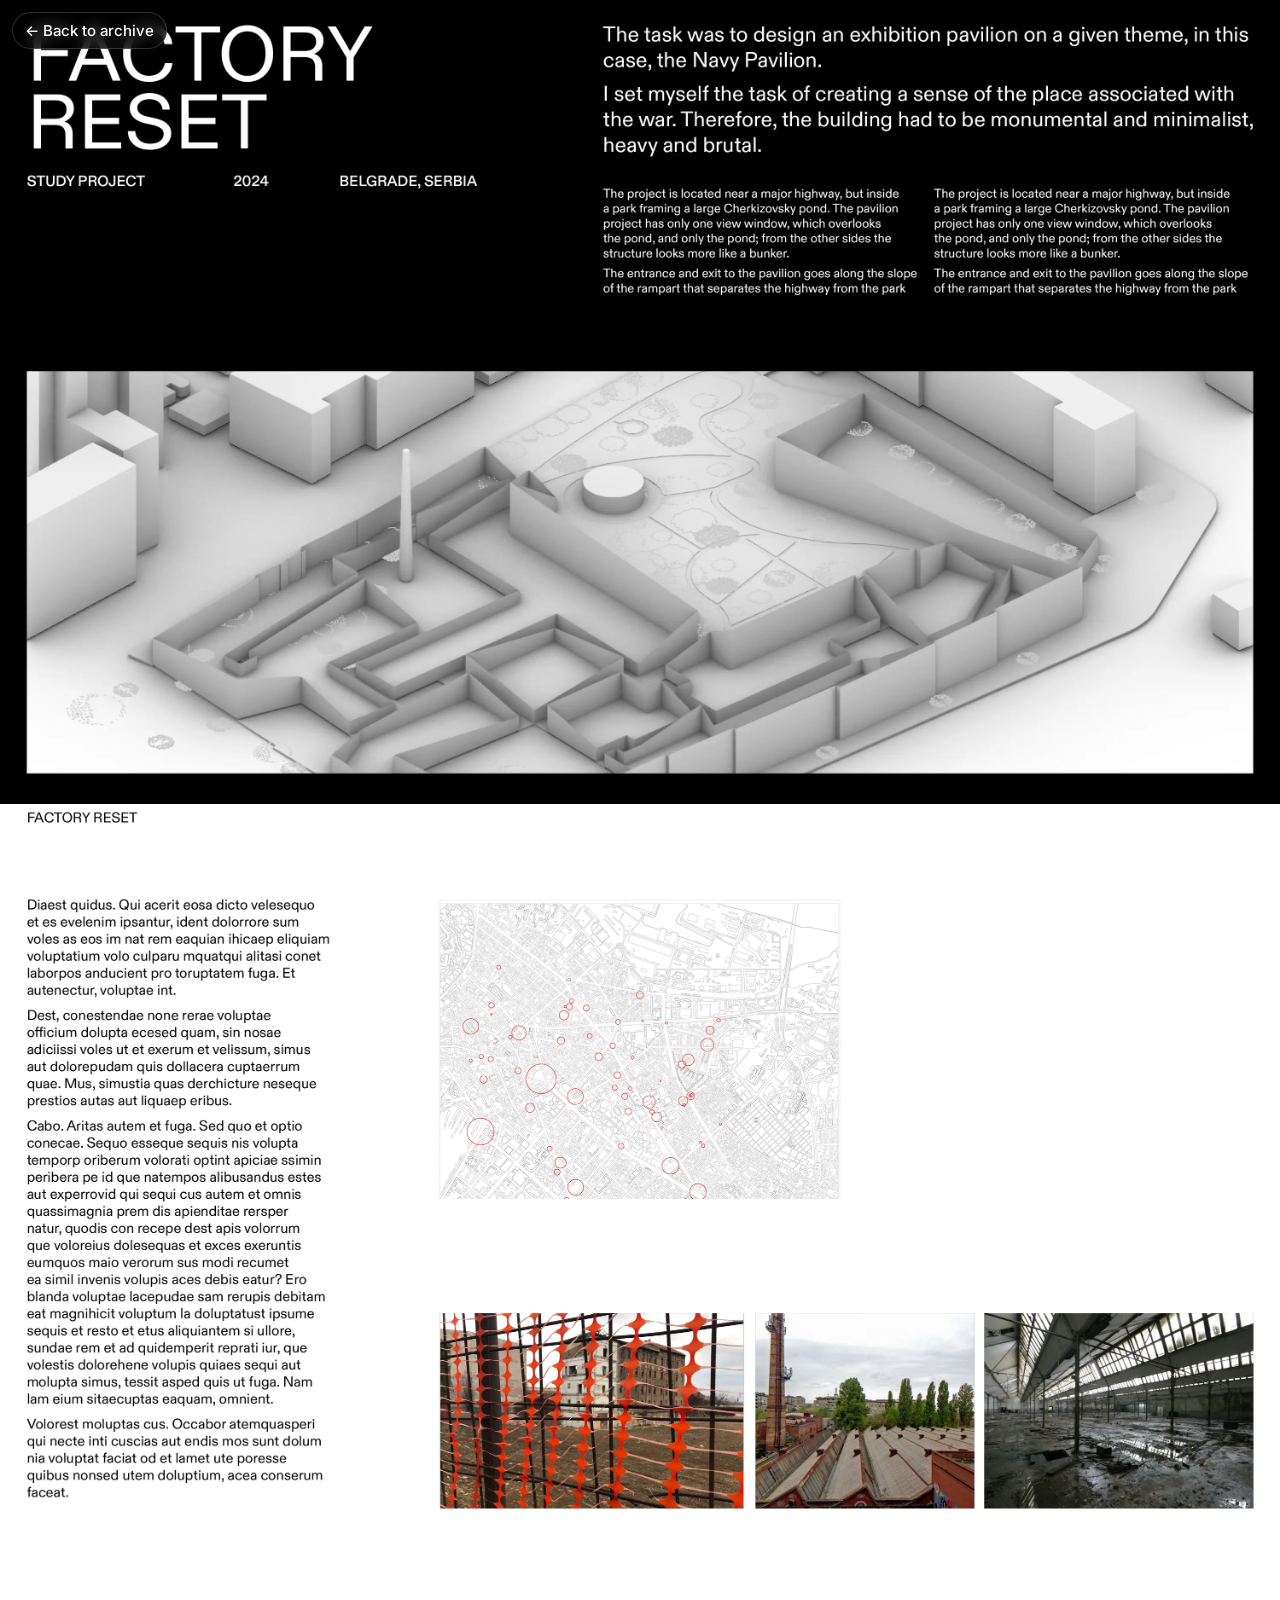
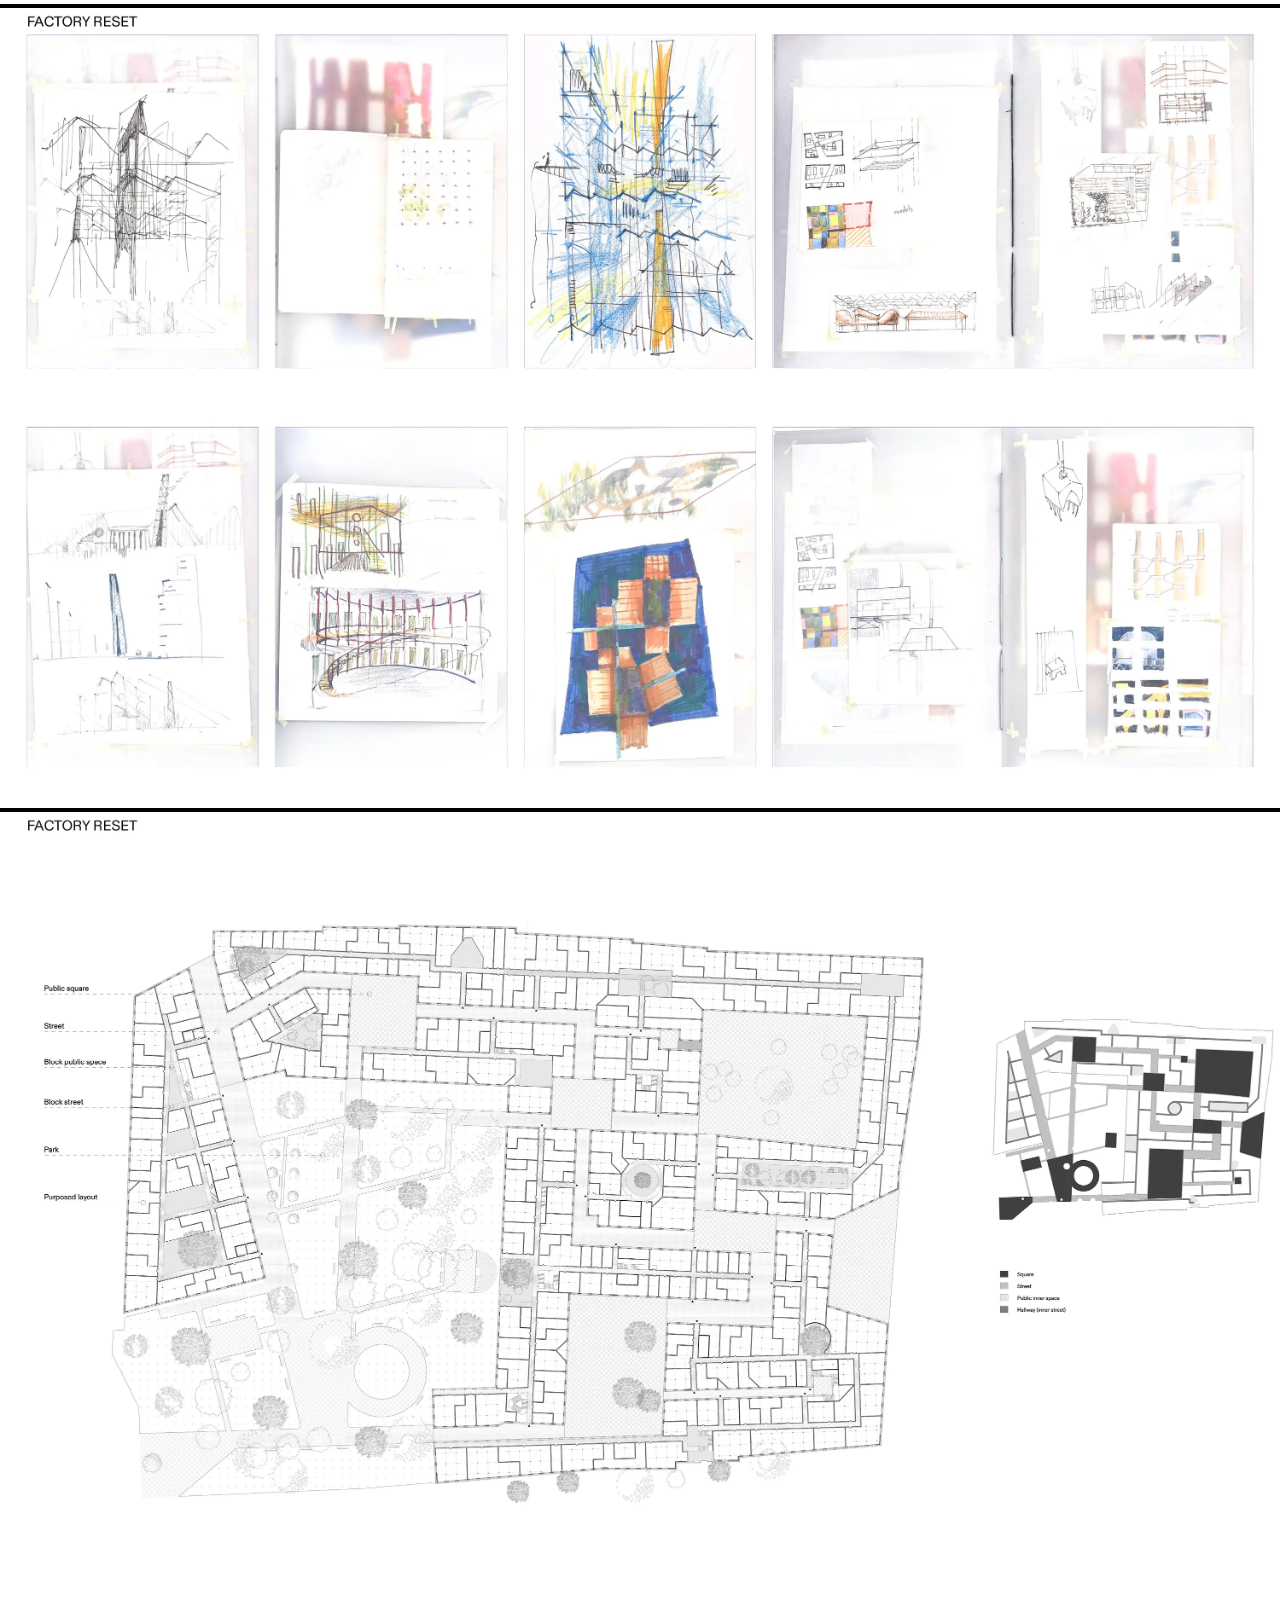
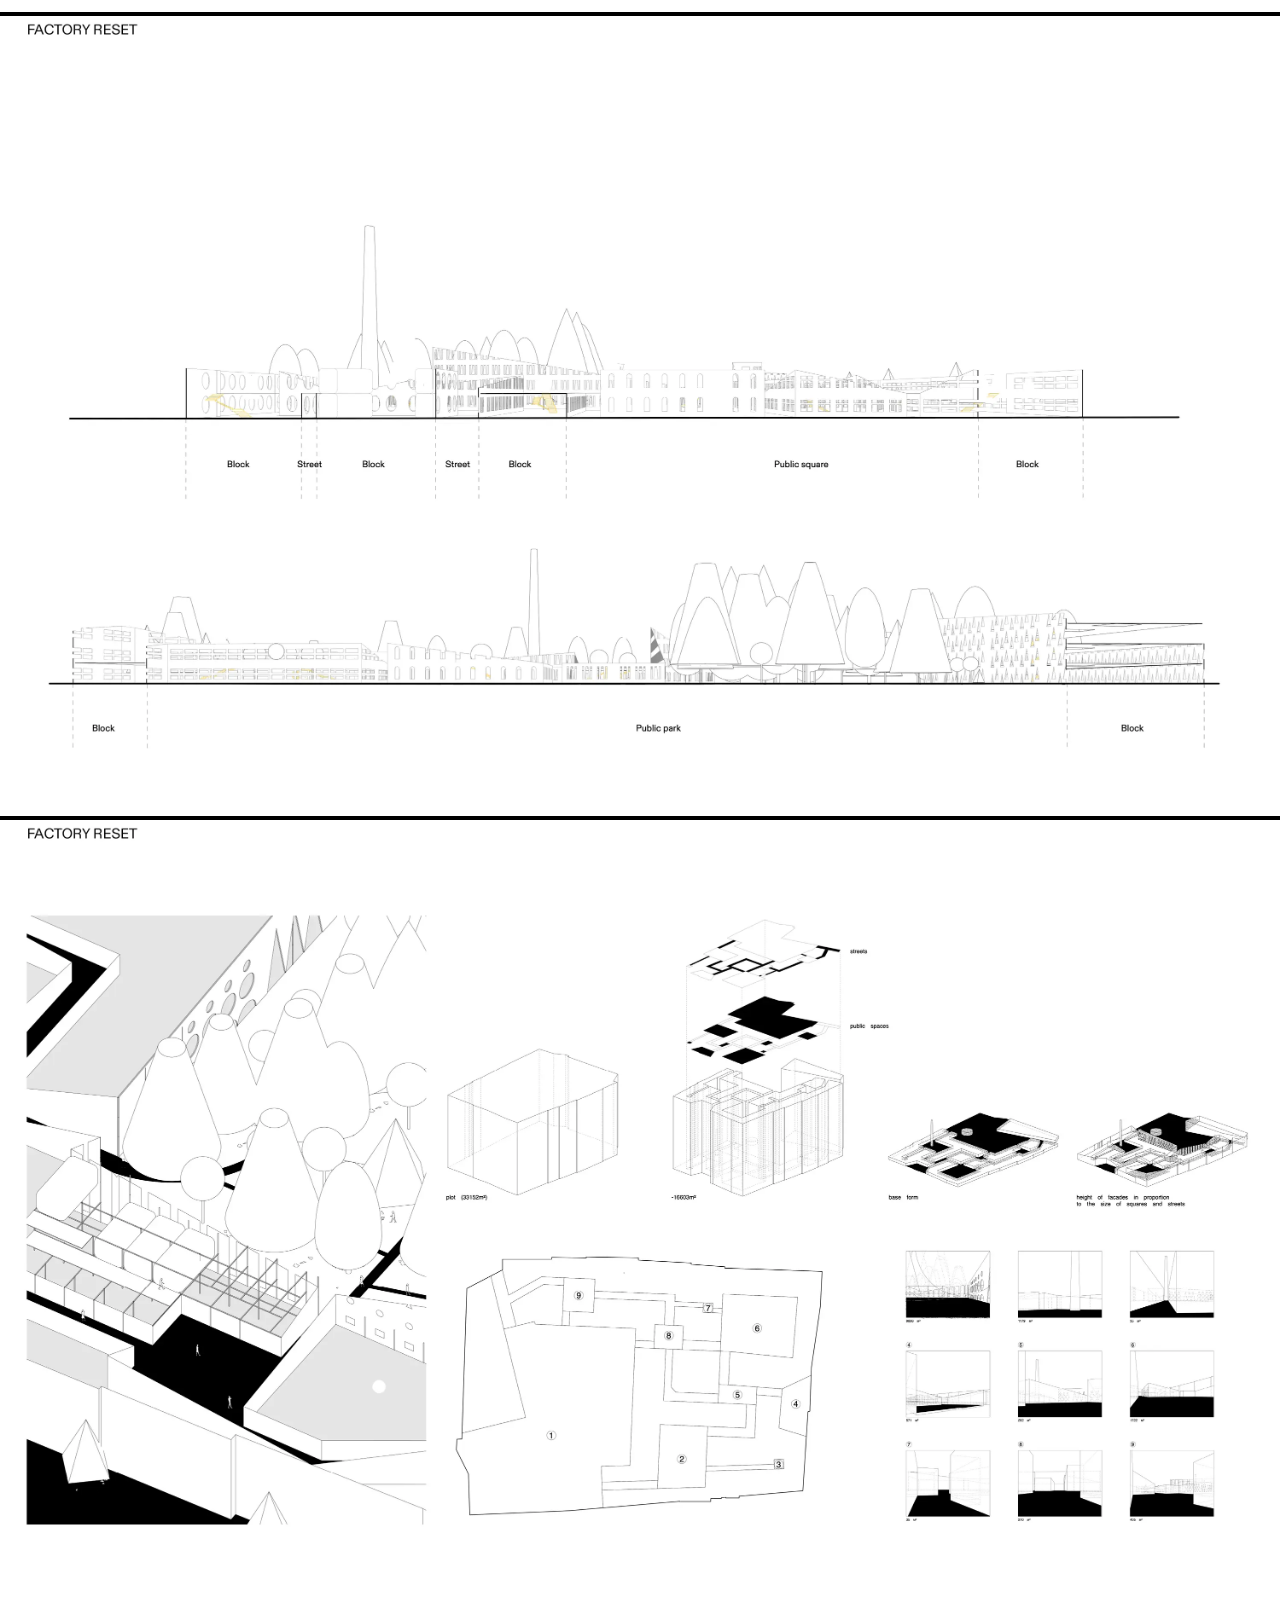
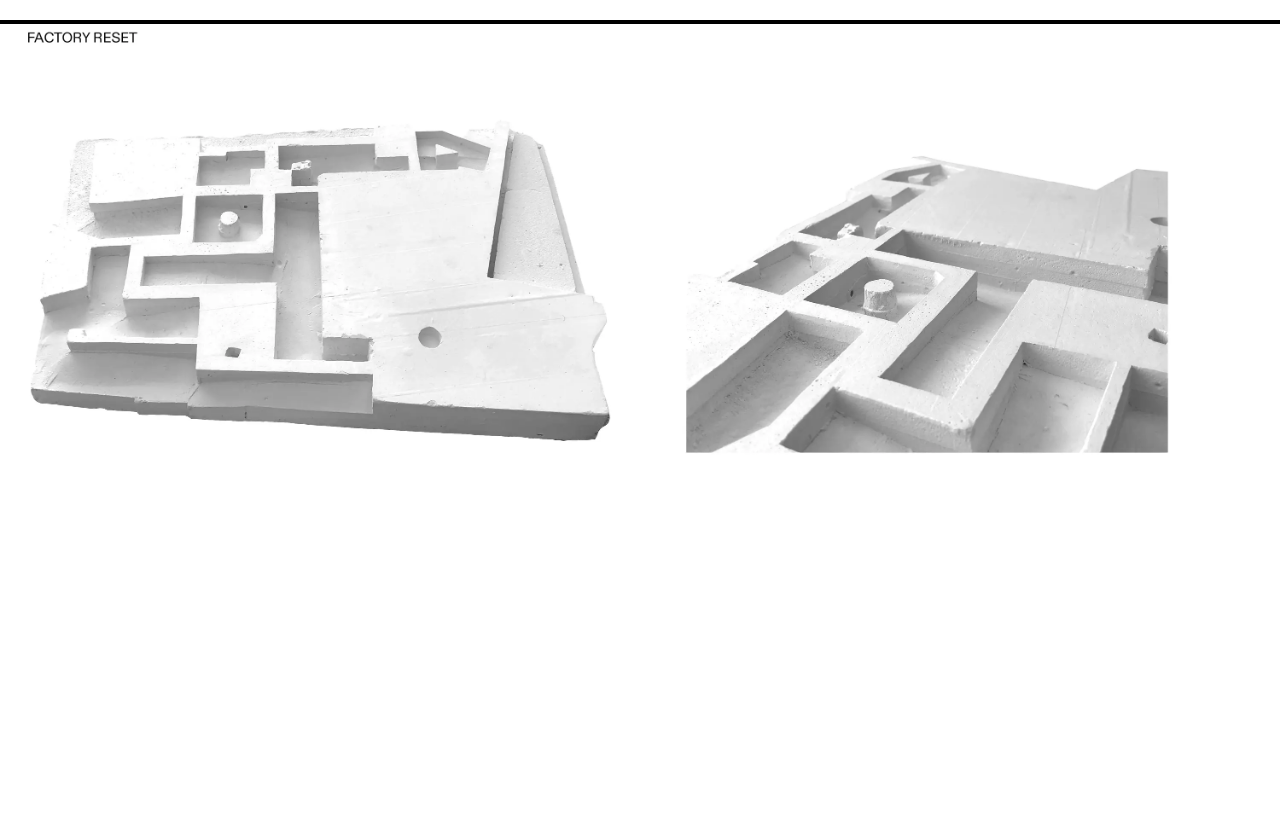
<file: projects/2024_S_Factory_Reset/index.html>
<!DOCTYPE html>
<html lang="ru">
<head>
  <meta charset="UTF-8" />
  <meta name="viewport" content="width=device-width, initial-scale=1.0" />
  <title>Project One</title>

  <link rel="preconnect" href="https://fonts.googleapis.com">
  <link rel="preconnect" href="https://fonts.gstatic.com" crossorigin>
  <link href="https://fonts.googleapis.com/css2?family=Inter:wght@100..900&display=swap" rel="stylesheet">

  <link rel="stylesheet" href="../../style.css" />
</head>
<body>
  <header class="project-header">
    <a class="back-link" href="../../">← Back</a>
  </header>

  <main class="project-page">
    <section class="project-images">
      <img src="./01.webp" alt="">
      <img src="./02.webp" alt="">
      <img src="./03.webp" alt="">
      <img src="./04.webp" alt="">
      <img src="./05.webp" alt="">
      <img src="./06.webp" alt="">
      <img src="./07.webp" alt="">
    </section>
  </main>
<script src="../../project-back.js"></script>
</body>
</html>
</file>
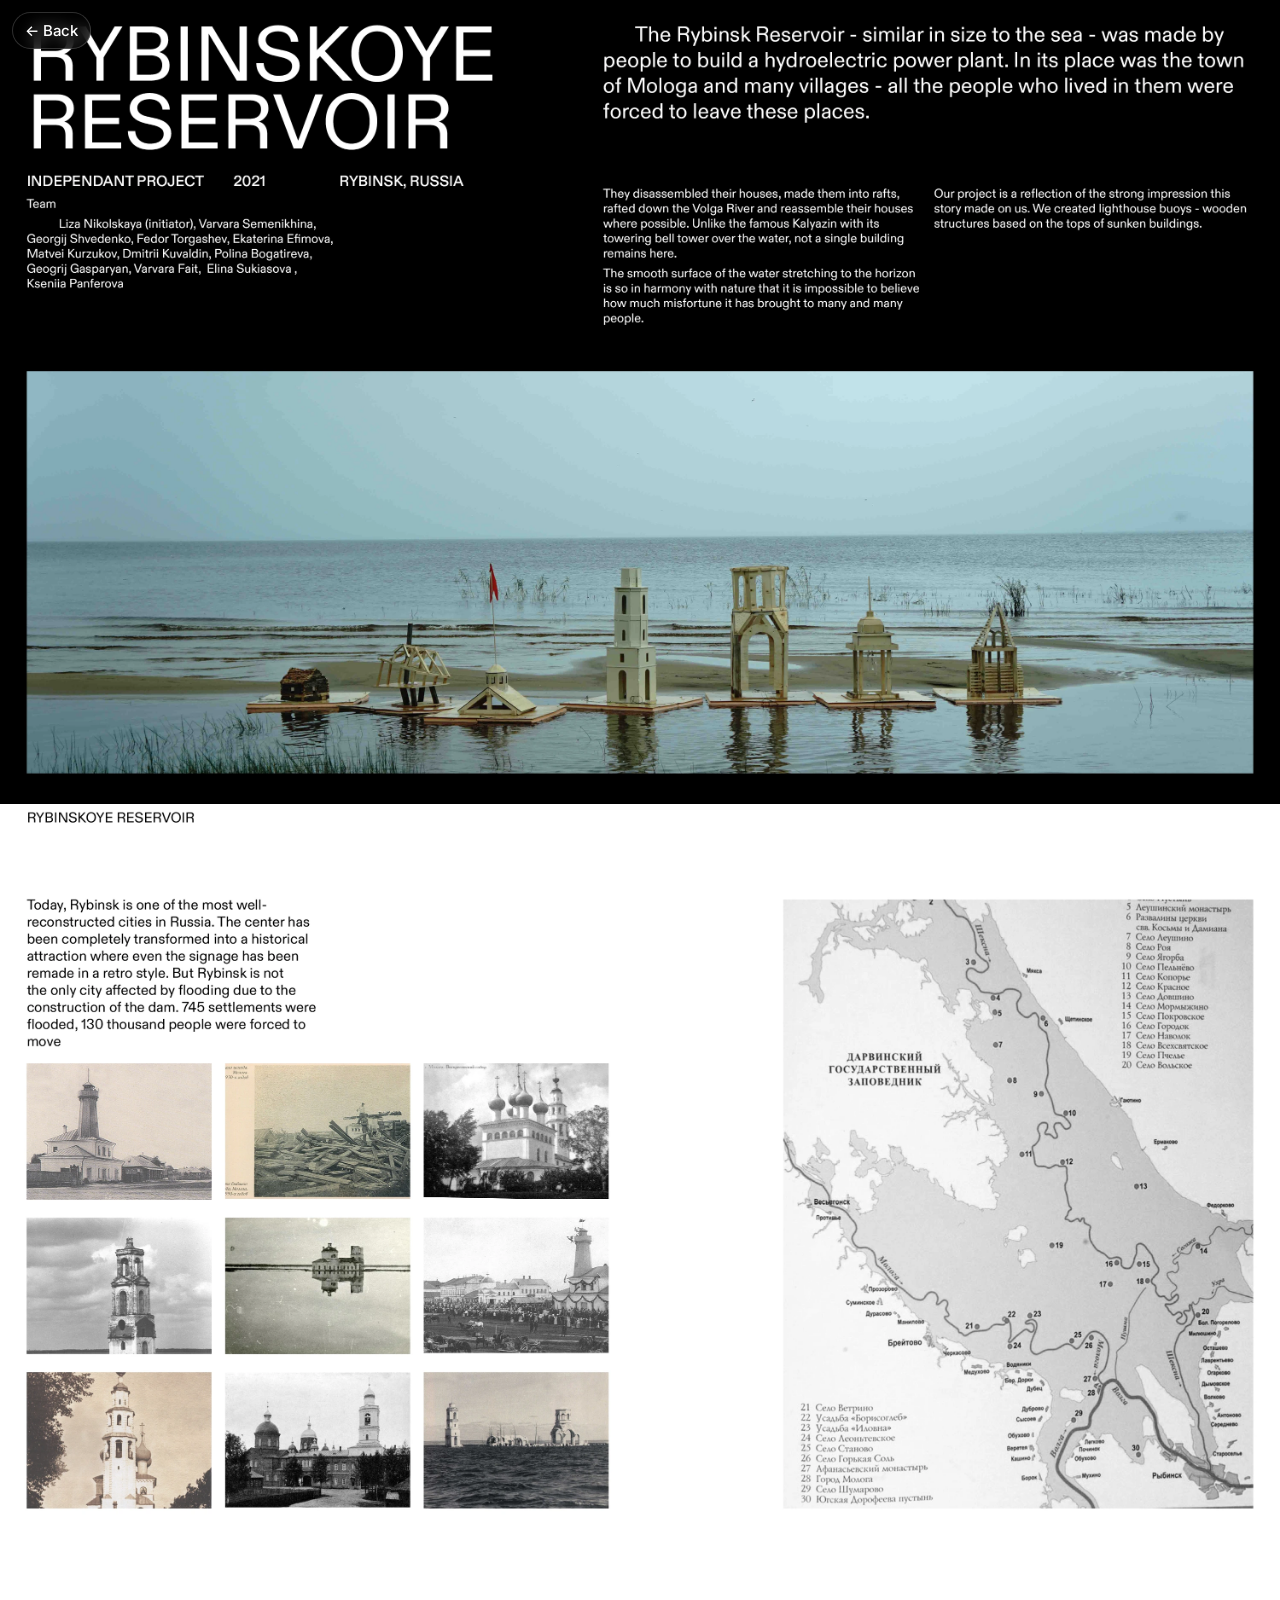
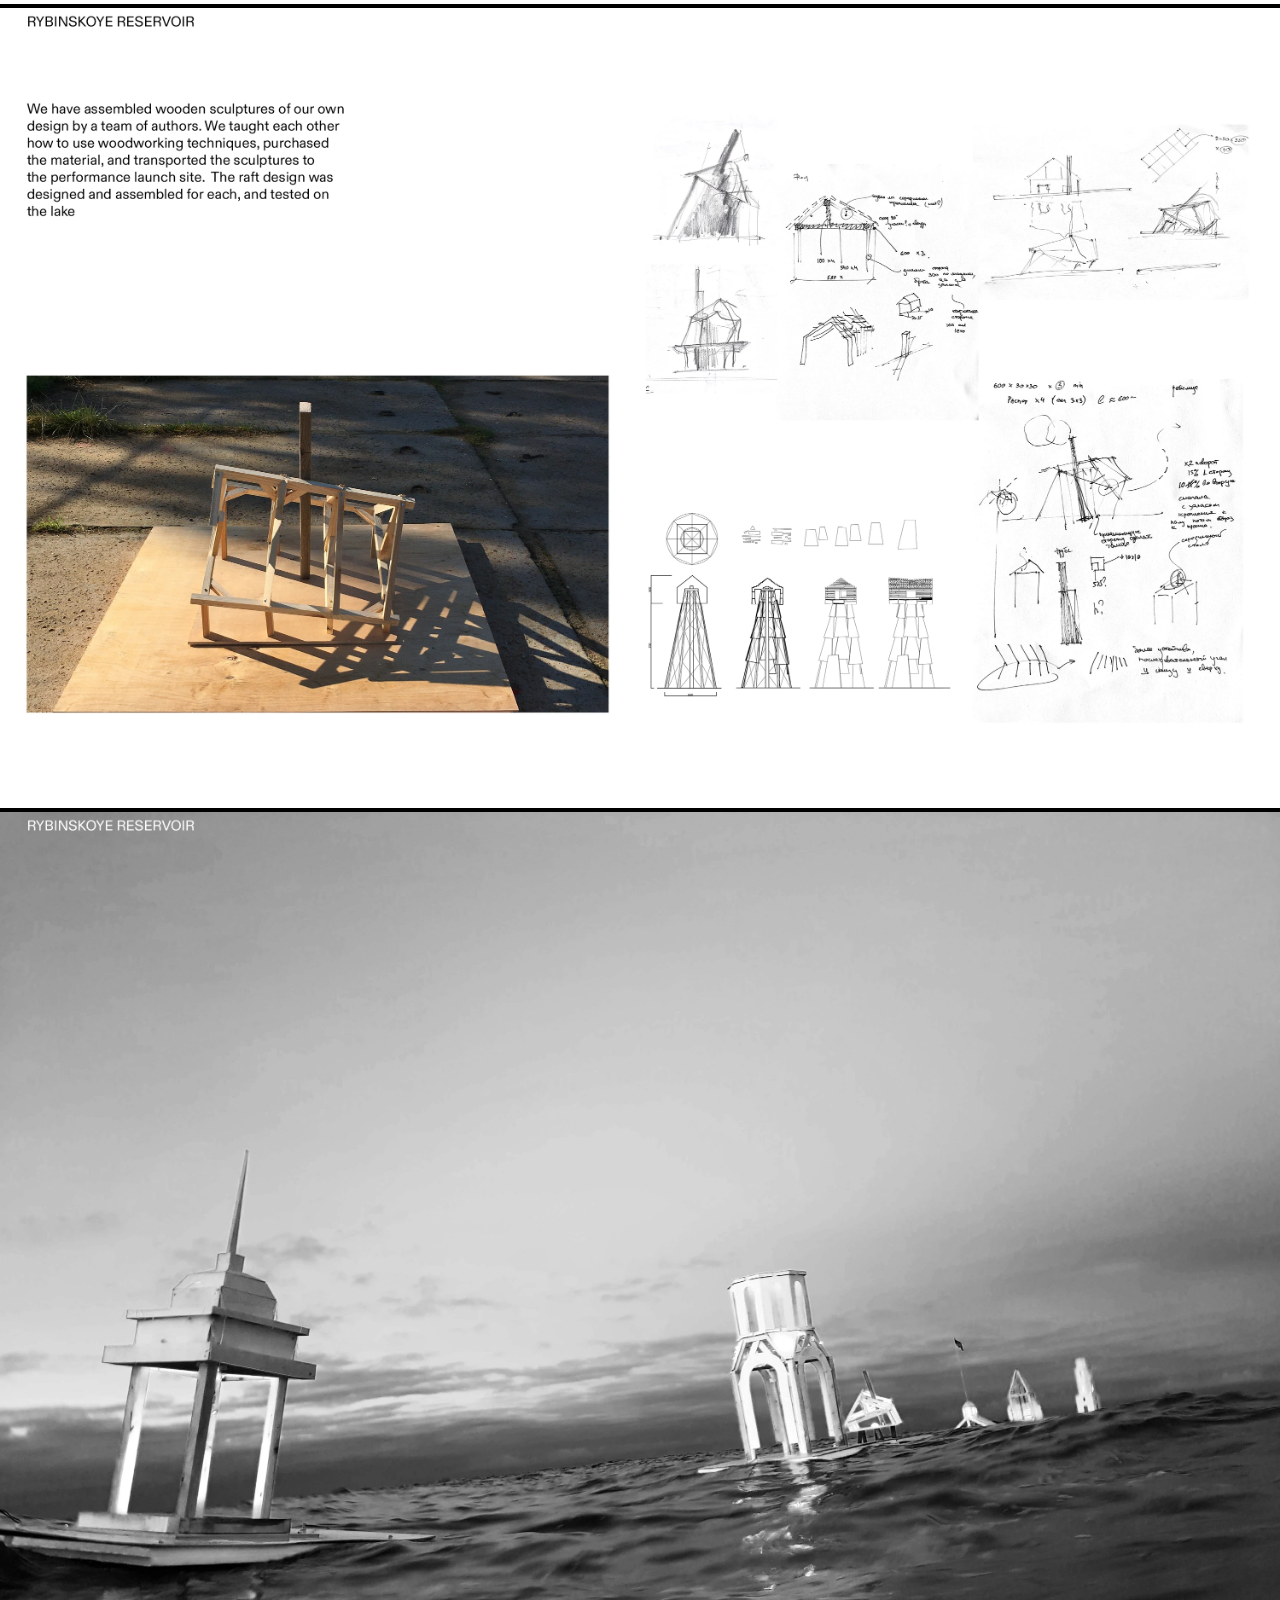
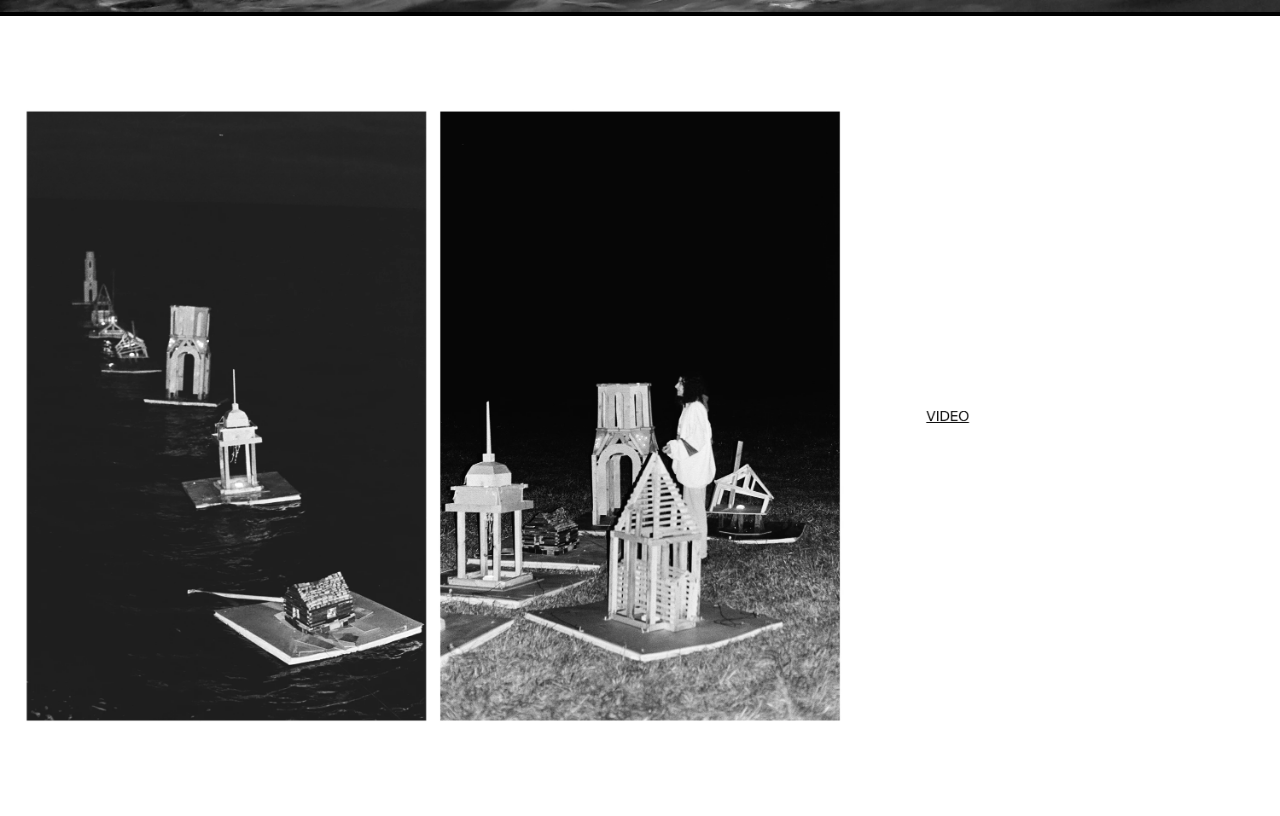
<file: projects/project-2/index.html>
<!DOCTYPE html>
<html lang="ru">
<head>
  <meta charset="UTF-8" />
  <meta name="viewport" content="width=device-width, initial-scale=1.0" />
  <title>Project One</title>

  <link rel="preconnect" href="https://fonts.googleapis.com">
  <link rel="preconnect" href="https://fonts.gstatic.com" crossorigin>
  <link href="https://fonts.googleapis.com/css2?family=Inter:wght@100..900&display=swap" rel="stylesheet">

  <link rel="stylesheet" href="../../style.css" />
</head>
<body>
  <header class="project-header">
    <a class="back-link" href="../../">← Back</a>
  </header>

  <main class="project-page">
    <section class="project-images">
      <img src="./01.webp" alt="">
      <img src="./02.webp" alt="">
      <img src="./03.webp" alt="">
      <img src="./04.webp" alt="">
      <img src="./05.webp" alt="">
    </section>
  </main>
</body>
</html>
</file>
<file: style.css>
/* ========================= RESET / BASE ========================= */

* { box-sizing: border-box; }

html, body { margin: 0; padding: 0; }

body {
  background: #000;
  color: #fff;
  font-family: Inter, Arial, Helvetica, sans-serif;
  font-weight: 400;
  line-height: 1.3;
  -webkit-font-smoothing: antialiased;
  text-rendering: optimizeLegibility;
  overflow-x: hidden;
}

img { display: block; }
a { color: inherit; text-decoration: none; }
button { font: inherit; }

/* ========================= SHARED HEADER ========================= */

.site-header {
  position: relative;
  z-index: 20;
  padding: 24px 20px 20px;
}

.site-header-inner {
  display: flex;
  justify-content: space-between;
  align-items: flex-start;
  gap: 24px;
}

.site-brand {
  display: flex;
  flex-direction: column;
  gap: 4px;
}

.site-title {
  margin: 0;
  font-size: clamp(28px, 4vw, 44px);
  font-weight: 450;
  letter-spacing: -0.03em;
  line-height: 1;
}

.site-subtitle {
  margin: 4px 0 0;
  max-width: 560px;
  font-size: 18px;
  color: rgba(255, 255, 255, 0.72);
}

.site-nav {
  display: flex;
  align-items: flex-start;
  flex-wrap: wrap;
  justify-content: flex-end;
  gap: 18px;
  padding-top: 4px;
}

.site-nav a {
  font-size: 18px;
  font-weight: 450;
  opacity: 0.72;
  transition: opacity 0.2s ease;
}

.site-nav a:hover { opacity: 1; }

/* ========================= HOME / FULL-WIDTH INTEREST GRAPH ========================= */

.home-page { min-height: 100vh; }

.interest-page { padding: 0 20px 36px; }

.interest-intro {
  max-width: 820px;
  margin: 28px 0 22px;
}

.interest-intro p {
  margin: 0;
  font-size: clamp(22px, 3vw, 42px);
  font-weight: 420;
  letter-spacing: -0.035em;
  line-height: 1.05;
  color: rgba(255, 255, 255, 0.88);
}

.interest-layout {
  position: relative;
  display: block;
  min-height: clamp(620px, calc(100vh - 210px), 860px);
}

.interest-graph {
  position: relative;
  width: 100%;
  min-height: clamp(620px, calc(100vh - 210px), 860px);
  overflow: hidden;
  border: none;
  border-radius: 0;
  background:
    radial-gradient(circle at 14% 22%, rgba(255, 255, 255, 0.13), transparent 18%),
    radial-gradient(circle at 37% 13%, rgba(170, 190, 255, 0.08), transparent 23%),
    radial-gradient(circle at 77% 28%, rgba(255, 255, 255, 0.10), transparent 22%),
    radial-gradient(circle at 58% 78%, rgba(255, 220, 180, 0.06), transparent 26%),
    radial-gradient(circle at 88% 86%, rgba(255, 255, 255, 0.07), transparent 20%),
    linear-gradient(135deg, #020202 0%, #070707 46%, #000 100%);
}

.interest-graph::before {
  content: "";
  position: absolute;
  inset: 0;
  pointer-events: none;
  background:
    linear-gradient(rgba(255, 255, 255, 0.030) 1px, transparent 1px),
    linear-gradient(90deg, rgba(255, 255, 255, 0.022) 1px, transparent 1px);
  background-size: 72px 72px;
  mask-image: radial-gradient(circle at 50% 50%, black, transparent 78%);
  opacity: 0.32;
}

.graph-lines {
  position: absolute;
  inset: 0;
  width: 100%;
  height: 100%;
}

.graph-line {
  stroke: rgba(255, 255, 255, 0.20);
  stroke-width: 0.11;
  vector-effect: non-scaling-stroke;
  opacity: 0.48;
  transition: opacity 0.22s ease, stroke 0.22s ease, stroke-width 0.22s ease;
}

.graph-line--method { stroke-dasharray: 0; }
.graph-line--material { stroke-dasharray: 4 4; }
.graph-line--scale { stroke-dasharray: 1 5; }
.graph-line--context { stroke-dasharray: 8 5; }
.graph-line--tension { stroke-dasharray: 2 3; }
.graph-line--medium { stroke-dasharray: 10 3 2 3; }

.graph-line.is-active {
  opacity: 0.95;
  stroke: rgba(255, 255, 255, 0.72);
  stroke-width: 0.18;
}

.graph-nodes { position: absolute; inset: 0; }

.interest-node {
  position: absolute;
  left: var(--x);
  top: var(--y);
  transform: translate(-50%, -50%);
  display: inline-flex;
  align-items: center;
  gap: 8px;
  width: auto;
  height: auto;
  max-width: 190px;
  padding: 8px;
  border: none;
  border-radius: 0;
  background: transparent;
  color: rgba(255, 255, 255, 0.76);
  cursor: pointer;
  text-align: left;
  animation: none;
  transition: color 0.18s ease, opacity 0.18s ease, transform 0.18s ease;
}

.interest-node::before {
  content: "";
  flex: 0 0 auto;
  width: 8px;
  height: 8px;
  border-radius: 50%;
  background: rgba(255, 255, 255, 0.72);
  box-shadow: 0 0 18px rgba(255, 255, 255, 0.16);
  transition: width 0.18s ease, height 0.18s ease, background 0.18s ease, box-shadow 0.18s ease;
}

.interest-node:hover,
.interest-node.is-active {
  z-index: 5;
  color: rgba(255, 255, 255, 1);
}

.interest-node:hover::before,
.interest-node.is-active::before {
  width: 10px;
  height: 10px;
  background: #fff;
  box-shadow: 0 0 18px rgba(255, 255, 255, 0.34), 0 0 52px rgba(255, 255, 255, 0.16);
}

.interest-node.is-linked:not(.is-active) { color: rgba(255, 255, 255, 0.92); }

.interest-node.is-linked:not(.is-active)::before {
  background: rgba(255, 255, 255, 0.92);
  box-shadow: 0 0 28px rgba(255, 255, 255, 0.20);
}

.interest-node--small { font-size: 12px; }
.interest-node--small::before { width: 6px; height: 6px; }
.interest-node--medium { font-size: 14px; }
.interest-node--large { font-size: 15px; }
.interest-node--large::before { width: 9px; height: 9px; }

.interest-node-label {
  display: block;
  max-width: 165px;
  line-height: 1.05;
  letter-spacing: -0.025em;
}

.interest-panel {
  position: absolute;
  z-index: 30;
  left: 0;
  top: 0;
  width: min(380px, calc(100vw - 48px));
  max-height: min(560px, calc(100vh - 90px));
  overflow: auto;
  padding: 16px;
  border: 1px solid rgba(255, 255, 255, 0.13);
  border-radius: 0;
  background: rgba(0, 0, 0, 0.76);
  color: #fff;
  backdrop-filter: blur(14px);
  -webkit-backdrop-filter: blur(14px);
  box-shadow: 0 18px 80px rgba(0, 0, 0, 0.42);
  opacity: 0;
  pointer-events: none;
  visibility: hidden;
  transition: opacity 0.16s ease, visibility 0.16s ease;
}

.interest-panel.is-active {
  opacity: 1;
  pointer-events: auto;
  visibility: visible;
}

.panel-kicker,
.panel-connections h3,
.panel-projects h3 {
  margin: 0 0 10px;
  font-size: 11px;
  font-weight: 520;
  letter-spacing: 0.08em;
  text-transform: uppercase;
  color: rgba(255, 255, 255, 0.52);
}

.interest-panel h2 {
  margin: 0 0 10px;
  font-size: 26px;
  font-weight: 430;
  line-height: 1;
  letter-spacing: -0.04em;
}

.interest-panel p {
  margin: 0;
  font-size: 14px;
  line-height: 1.42;
  color: rgba(255, 255, 255, 0.76);
}

.panel-empty,
.panel-note { color: rgba(255, 255, 255, 0.62); }

.panel-connections,
.panel-projects { margin-top: 22px; }

.panel-connection {
  display: grid;
  grid-template-columns: minmax(0, 1fr) auto;
  gap: 6px 12px;
  width: 100%;
  padding: 11px 0;
  border: 0;
  border-top: 1px solid rgba(255, 255, 255, 0.12);
  background: transparent;
  color: inherit;
  text-align: left;
  cursor: pointer;
}

.panel-connection:hover .panel-connection-title,
.panel-project:hover .panel-project-title {
  text-decoration: underline;
  text-underline-offset: 3px;
}

.panel-connection-title { font-size: 15px; line-height: 1.15; }

.panel-connection-type {
  align-self: start;
  padding: 3px 7px;
  border: 1px solid rgba(255, 255, 255, 0.16);
  border-radius: 999px;
  font-size: 9px;
  letter-spacing: 0.06em;
  text-transform: uppercase;
  color: rgba(255, 255, 255, 0.56);
}

.panel-connection-label {
  grid-column: 1 / -1;
  font-size: 12px;
  line-height: 1.35;
  color: rgba(255, 255, 255, 0.64);
}

.panel-shared-projects {
  grid-column: 1 / -1;
  margin-top: 2px;
  font-size: 11px;
  line-height: 1.35;
  color: rgba(255, 255, 255, 0.42);
}

.panel-project {
  display: grid;
  grid-template-columns: 44px minmax(0, 1fr);
  gap: 10px;
  padding: 10px 0;
  border-top: 1px solid rgba(255, 255, 255, 0.12);
}

.panel-project-year { font-size: 12px; color: rgba(255, 255, 255, 0.46); }
.panel-project-title { font-size: 14px; line-height: 1.2; }

/* ========================= ARCHIVE / PROJECT GRID ========================= */

.projects-root { padding: 8px 20px 48px; }
.project-group { margin-bottom: 18px; }

.project-group-title {
  margin: 0 0 14px;
  font-size: 14px;
  font-weight: 500;
  letter-spacing: 0.02em;
  text-transform: uppercase;
  color: rgba(255, 255, 255, 0.65);
}

.projects-grid {
  display: grid;
  grid-template-columns: repeat(4, 180px);
  gap: 16px;
  justify-content: start;
}

.project-card { display: block; }

.project-card img {
  width: 100%;
  height: auto;
  background: rgba(255, 255, 255, 0.08);
}

.project-meta { margin-top: 8px; }

.project-year {
  display: inline-block;
  margin-bottom: 4px;
  font-size: 12px;
  color: rgba(255, 255, 255, 0.55);
}

.project-card h2,
.project-card h3 {
  margin: 0;
  font-size: 15px;
  font-weight: 450;
  letter-spacing: -0.02em;
  line-height: 1.15;
}

/* ========================= PROJECT PAGE ========================= */

.project-header {
  position: fixed;
  top: 12px;
  left: 12px;
  z-index: 100;
  padding: 0;
  margin: 0;
}

.back-link {
  display: inline-block;
  color: #fff;
  text-decoration: none;
  font-size: 15px;
  font-weight: 500;
  line-height: 1;
  padding: 10px 12px;
  background: rgba(0, 0, 0, 0.72);
  border: 1px solid rgba(255, 255, 255, 0.18);
  border-radius: 999px;
  backdrop-filter: blur(8px);
  -webkit-backdrop-filter: blur(8px);
  transition: background 0.2s ease, border-color 0.2s ease, opacity 0.2s ease;
}

.back-link:hover {
  background: rgba(255, 255, 255, 0.12);
  border-color: rgba(255, 255, 255, 0.35);
}

.project-page { width: 100%; margin: 0; padding: 0; }

.project-images {
  width: 100%;
  max-width: 1600px;
  margin: 0 auto;
  padding: 0;
  display: flex;
  flex-direction: column;
  row-gap: 4px;
}

.project-images img {
  width: 100%;
  max-width: 100%;
  height: auto;
  margin: 0;
  padding: 0;
}

/* ========================= SIMPLE CONTENT PAGES ========================= */

.cv-header {
  position: fixed;
  top: 16px;
  left: 16px;
  z-index: 100;
}

.cv-page,
.content-page {
  max-width: 820px;
  margin: 0 auto;
  padding: 80px 20px 48px;
}

.cv-title,
.content-title {
  margin: 0 0 32px;
  font-size: clamp(32px, 5vw, 56px);
  font-weight: 450;
  letter-spacing: -0.03em;
  line-height: 1;
}

.cv-section,
.content-section { margin-bottom: 32px; }

.cv-section h2,
.content-section h2 {
  margin: 0 0 10px;
  font-size: 20px;
  font-weight: 500;
  color: rgba(255, 255, 255, 0.72);
}

.cv-section p,
.content-section p {
  margin: 0;
  font-size: 16px;
  line-height: 1.5;
}

/* ========================= RESPONSIVE ========================= */

@media (max-width: 900px) {
  .interest-layout,
  .interest-graph { min-height: 650px; }
  .interest-node-label { max-width: 135px; }
}

@media (max-width: 640px) {
  .site-header { padding: 18px 16px 16px; }

  .site-header-inner {
    flex-direction: column;
    align-items: flex-start;
  }

  .site-nav {
    justify-content: flex-start;
    gap: 14px;
    padding-top: 0;
  }

  .site-nav a { font-size: 16px; }

  .interest-page { padding: 0 16px 32px; }
  .interest-intro { margin-top: 20px; }

  .interest-layout,
  .interest-graph { min-height: 560px; }

  .interest-graph::before { background-size: 52px 52px; }

  .interest-node { gap: 6px; padding: 5px; }

  .interest-node--small,
  .interest-node--medium,
  .interest-node--large { font-size: 11px; }

  .interest-node-label { max-width: 96px; }

  .interest-panel {
    position: fixed;
    left: 16px !important;
    right: 16px;
    bottom: 16px;
    top: auto !important;
    width: auto;
    max-height: 54vh;
    transform: none !important;
  }

  .projects-root { padding: 0 16px 32px; }

  .projects-grid {
    display: grid;
    grid-template-columns: repeat(2, minmax(0, 1fr));
    gap: 12px;
    justify-content: stretch;
  }

  .project-card { width: auto; min-width: 0; }

  .project-card img {
    width: 100%;
    max-width: 100%;
    height: auto;
  }

  .project-meta { margin-top: 8px; }

  .project-card h2,
  .project-card h3 { font-size: 14px; }

  .project-header { top: 10px; left: 10px; }

  .back-link {
    font-size: 14px;
    padding: 9px 11px;
  }

  .cv-page,
  .content-page { padding: 72px 16px 36px; }
}

@media (prefers-reduced-motion: reduce) {
  .interest-node { animation: none; }
}
</file>
